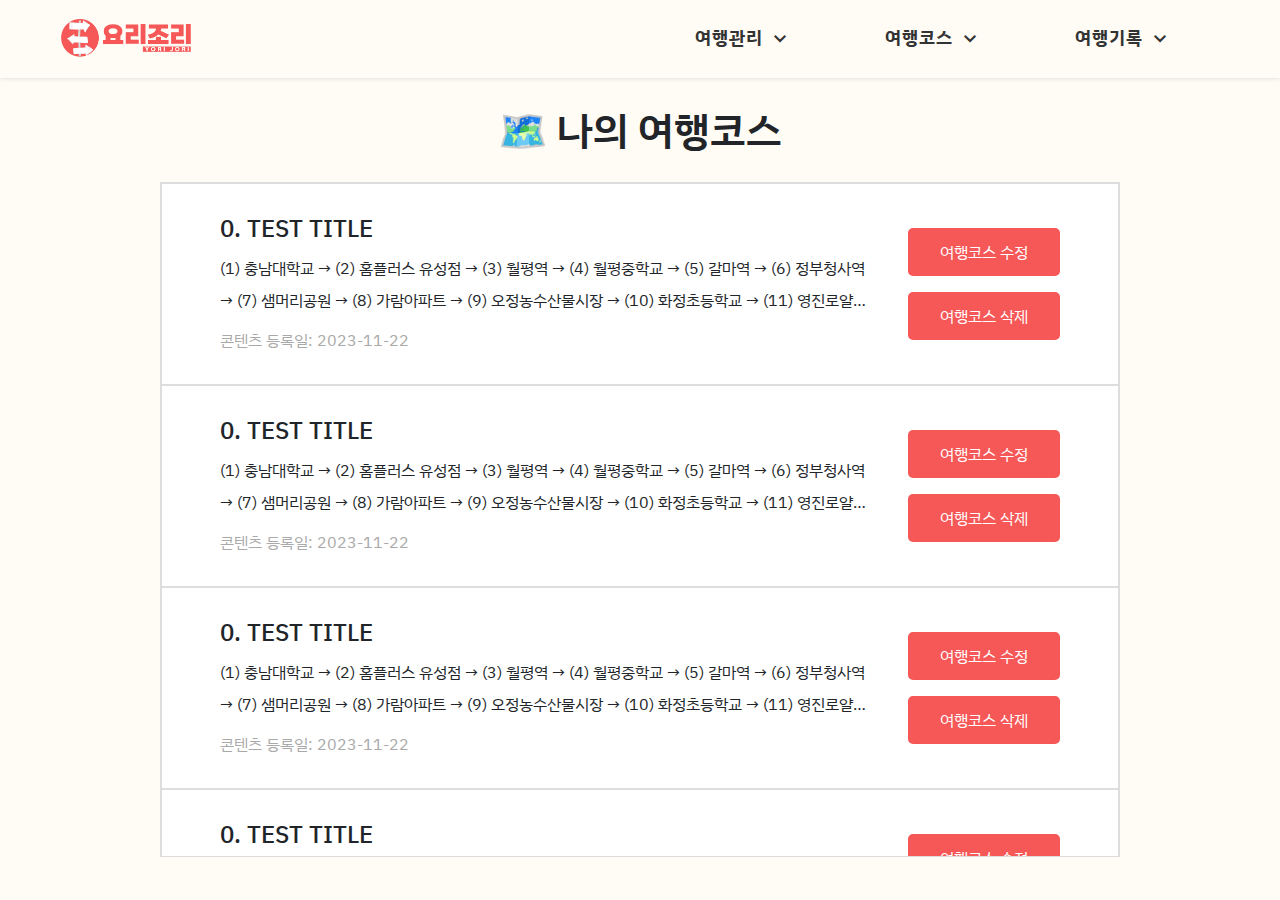
<file: course/course.html>
<!DOCTYPE html>
<html lang="ko">
<head>
    <!-- meta -->
    <meta charset="UTF-8">
    <meta name="author" content="202002521 이경빈">
    <meta name="keywords" content="여행, 요리조리, 여행준비, 여행관리, 여행기록, 여행코스, 나의 여행코스, 나의 코스">
    <meta name="viewport" content="width=device-width, initial-scale=1.0">
    <title>요리조리 | 나의 여행코스</title>
    
    <!-- Google Fonts -->
    <link rel="preconnect" href="https://fonts.googleapis.com">
    <link rel="preconnect" href="https://fonts.gstatic.com" crossorigin>
    <link href="https://fonts.googleapis.com/css2?family=IBM+Plex+Sans+KR:wght@100;200;300;400;500;600;700&family=Nanum+Gothic:wght@400;700;800&display=swap" rel="stylesheet">

    <!-- stylesheet -->
    <link href="https://cdn.jsdelivr.net/npm/bootstrap@5.3.1/dist/css/bootstrap.min.css" rel="stylesheet">
    <link rel="stylesheet" href="../global.css">
    <link rel="stylesheet" href="../src/opensource_3.css">
    <link rel="stylesheet" href="course_stylesheet.css">

    <!-- Google Icon -->
    <link rel="stylesheet" href="https://fonts.googleapis.com/css2?family=Material+Symbols+Outlined:opsz,wght,FILL,GRAD@24,400,0,0">
    <link rel="stylesheet" href="https://fonts.googleapis.com/css2?family=Material+Symbols+Outlined:opsz,wght,FILL,GRAD@20..48,100..700,0..1,-50..200" />

    <!-- script -->
    <script src="https://ajax.googleapis.com/ajax/libs/jquery/3.7.1/jquery.min.js"></script>
    <script src="https://cdn.jsdelivr.net/npm/bootstrap@5.3.1/dist/js/bootstrap.bundle.min.js"></script>
    <script src="../global.js"></script>
    <script src="../src/opensource_3.js"></script>
    <script src="course_script.js"></script>
</head>
<body>
    <!-- loading -->
    <div id="loadingPage" class="loading-page">
        <div class="loading-spinner"></div>
    </div>

    <!-- Oepn Source #3. Drop-down nav / License: (src/opensource_3.css) 1 lines -->
    <custom-nav></custom-nav>



    <!-- Heading -->
    <h1>🗺️ 나의 여행코스</h1>



    <!-- Result -->
    <div id="course-result">
        <!-- 
        !   미구현된 기능 (주요기능)
        !   세션에 저장된 정보를 읽은 후 화면에 출력합니다.  
        -->
        <form class="result-wrapper" id="search-result-001">
            <div class="result-info-wrapper">
                <p class="result-title">0. TEST TITLE</p>
                <p class="result-details">(1) 충남대학교 → (2) 홈플러스 유성점 → (3) 월평역 → (4) 월평중학교 → (5) 갈마역 → (6) 정부청사역 → (7) 샘머리공원 → (8) 가람아파트 → (9) 오정농수산물시장 → (10) 화정초등학교 → (11) 영진로얄아파트 → (12) 럭키스포츠프라자 → (13) 중리시장 → (14) 유원아파트 → (15) 삼정하이츠타운 → (16) 대전지방국세청 → (17) 보람아파트 → (18) 그린아파트 → (19) 선비마을입구 → (20) 선비마을3단지</p>
                <p class="result-sub-text">콘텐츠 등록일: 2023-11-22</p>
            </div>
            <div class="result-button-wrapper">
                <button class="scale-button" id="edit-course-btn-001">여행코스 수정</button>
                <button class="scale-button" id="remove-course-btn-001">여행코스 삭제</button>
            </div>
        </form>
        <form class="result-wrapper" id="search-result-002">
            <div class="result-info-wrapper">
                <p class="result-title">0. TEST TITLE</p>
                <p class="result-details">(1) 충남대학교 → (2) 홈플러스 유성점 → (3) 월평역 → (4) 월평중학교 → (5) 갈마역 → (6) 정부청사역 → (7) 샘머리공원 → (8) 가람아파트 → (9) 오정농수산물시장 → (10) 화정초등학교 → (11) 영진로얄아파트 → (12) 럭키스포츠프라자 → (13) 중리시장 → (14) 유원아파트 → (15) 삼정하이츠타운 → (16) 대전지방국세청 → (17) 보람아파트 → (18) 그린아파트 → (19) 선비마을입구 → (20) 선비마을3단지</p>
                <p class="result-sub-text">콘텐츠 등록일: 2023-11-22</p>
            </div>
            <div class="result-button-wrapper">
                <button class="scale-button" id="edit-course-btn-002">여행코스 수정</button>
                <button class="scale-button" id="remove-course-btn-002">여행코스 삭제</button>
            </div>
        </form>
        <form class="result-wrapper" id="search-result-003">
            <div class="result-info-wrapper">
                <p class="result-title">0. TEST TITLE</p>
                <p class="result-details">(1) 충남대학교 → (2) 홈플러스 유성점 → (3) 월평역 → (4) 월평중학교 → (5) 갈마역 → (6) 정부청사역 → (7) 샘머리공원 → (8) 가람아파트 → (9) 오정농수산물시장 → (10) 화정초등학교 → (11) 영진로얄아파트 → (12) 럭키스포츠프라자 → (13) 중리시장 → (14) 유원아파트 → (15) 삼정하이츠타운 → (16) 대전지방국세청 → (17) 보람아파트 → (18) 그린아파트 → (19) 선비마을입구 → (20) 선비마을3단지</p>
                <p class="result-sub-text">콘텐츠 등록일: 2023-11-22</p>
            </div>
            <div class="result-button-wrapper">
                <button class="scale-button" id="edit-course-btn-003">여행코스 수정</button>
                <button class="scale-button" id="remove-course-btn-003">여행코스 삭제</button>
            </div>
        </form>
        <form class="result-wrapper" id="search-result-004">
            <div class="result-info-wrapper">
                <p class="result-title">0. TEST TITLE</p>
                <p class="result-details">(1) 충남대학교 → (2) 홈플러스 유성점 → (3) 월평역 → (4) 월평중학교 → (5) 갈마역 → (6) 정부청사역 → (7) 샘머리공원 → (8) 가람아파트 → (9) 오정농수산물시장 → (10) 화정초등학교 → (11) 영진로얄아파트 → (12) 럭키스포츠프라자 → (13) 중리시장 → (14) 유원아파트 → (15) 삼정하이츠타운 → (16) 대전지방국세청 → (17) 보람아파트 → (18) 그린아파트 → (19) 선비마을입구 → (20) 선비마을3단지</p>
                <p class="result-sub-text">콘텐츠 등록일: 2023-11-22</p>
            </div>
            <div class="result-button-wrapper">
                <button class="scale-button" id="edit-course-btn-004">여행코스 수정</button>
                <button class="scale-button" id="remove-course-btn-004">여행코스 삭제</button>
            </div>
        </form>
        <form class="result-wrapper" id="search-result-005">
            <div class="result-info-wrapper">
                <p class="result-title">0. TEST TITLE</p>
                <p class="result-details">(1) 충남대학교 → (2) 홈플러스 유성점 → (3) 월평역 → (4) 월평중학교 → (5) 갈마역 → (6) 정부청사역 → (7) 샘머리공원 → (8) 가람아파트 → (9) 오정농수산물시장 → (10) 화정초등학교 → (11) 영진로얄아파트 → (12) 럭키스포츠프라자 → (13) 중리시장 → (14) 유원아파트 → (15) 삼정하이츠타운 → (16) 대전지방국세청 → (17) 보람아파트 → (18) 그린아파트 → (19) 선비마을입구 → (20) 선비마을3단지</p>
                <p class="result-sub-text">콘텐츠 등록일: 2023-11-22</p>
            </div>
            <div class="result-button-wrapper">
                <button class="scale-button" id="edit-course-btn-005">여행코스 수정</button>
                <button class="scale-button" id="remove-course-btn-005">여행코스 삭제</button>
            </div>
        </form>
        <!-- 해당 형식으로 추가됩니다. -->
    </div>



    <!-- Toast Notification -->
    <div id="toast-container"></div>
</body>
</html>
</file>
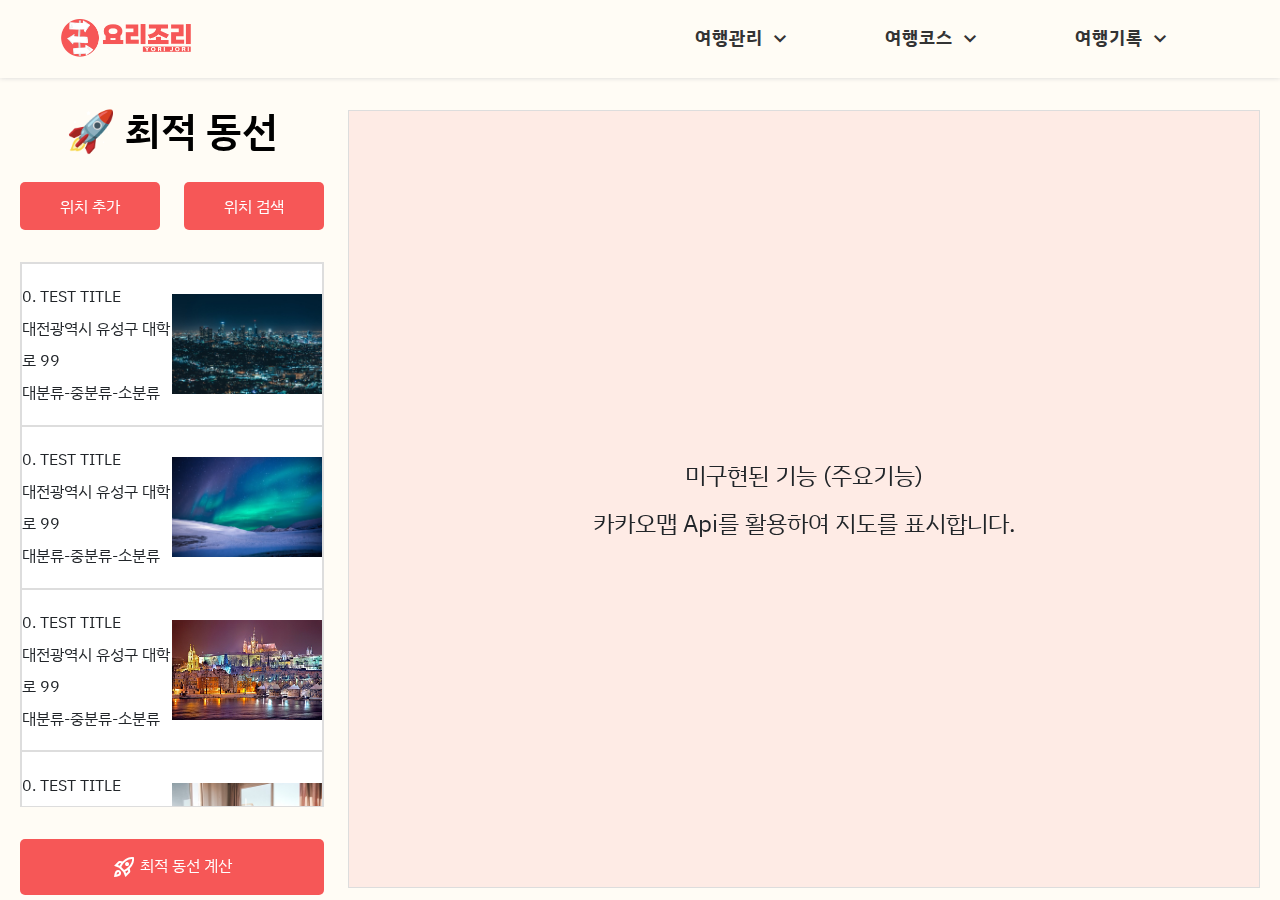
<file: course/optimum.html>
<!DOCTYPE html>
<html lang="ko">
<head>
    <!-- meta -->
    <meta charset="UTF-8">
    <meta name="author" content="202002521 이경빈">
    <meta name="keywords" content="여행, 요리조리, 여행준비, 여행관리, 여행기록, 여행코스, 최적동선">
    <meta name="viewport" content="width=device-width, initial-scale=1.0">
    <title>요리조리 | 최적동선</title>
    
    <!-- Google Fonts -->
    <link rel="preconnect" href="https://fonts.googleapis.com">
    <link rel="preconnect" href="https://fonts.gstatic.com" crossorigin>
    <link href="https://fonts.googleapis.com/css2?family=IBM+Plex+Sans+KR:wght@100;200;300;400;500;600;700&family=Nanum+Gothic:wght@400;700;800&display=swap" rel="stylesheet">

    <!-- stylesheet -->
    <link href="https://cdn.jsdelivr.net/npm/bootstrap@5.3.1/dist/css/bootstrap.min.css" rel="stylesheet">
    <link rel="stylesheet" href="../global.css">
    <link rel="stylesheet" href="../src/opensource_3.css">
    <link rel="stylesheet" href="course_stylesheet.css">

    <!-- Google Icon -->
    <link rel="stylesheet" href="https://fonts.googleapis.com/css2?family=Material+Symbols+Outlined:opsz,wght,FILL,GRAD@24,400,0,0">

    <!-- script -->
    <script src="https://ajax.googleapis.com/ajax/libs/jquery/3.7.1/jquery.min.js"></script>
    <script src="https://cdn.jsdelivr.net/npm/bootstrap@5.3.1/dist/js/bootstrap.bundle.min.js"></script>
    <script src="../global.js"></script>
    <script src="../src/opensource_3.js"></script>
    <script src="course_script.js"></script>
</head>
<body>
    <!-- loading -->
    <div id="loadingPage" class="loading-page">
        <div class="loading-spinner"></div>
    </div>



    <!-- Oepn Source #3. Drop-down nav / License: (src/opensource_3.css) 1 lines -->
    <custom-nav></custom-nav>



    <!-- Contents -->
    <div id="section-wrapper" class="container-fluid">
        <!-- Left section (Function) -->
        <section id="section-left" class="col-lg-3">
            <!-- Heading -->
            <h1 class="heading-left"><a href="./optimum.html">🚀 최적 동선</a></h1>
    
            
            <!-- Button Div -->
            <div class="button-wrapper">
                <button class="scale-button location-button" id="add-location-btn">위치 추가</button>
                <button class="scale-button location-button" id="search-location-btn">위치 검색</button>
            </div>
    
    
            <!-- List -->
            <div class="location-wrapper">
                <div class="location" id="location-001">
                    <div class="result-info-wrapper">
                        <p>0. TEST TITLE</p>
                        <p>대전광역시 유성구 대학로 99</p>
                        <p><span>대분류</span>-<span>중분류</span>-<span>소분류</span></p>
                    </div>
                    <img src="../src/sample/sample1.jpg" width="150px" height="100px">
                </div>
                <div class="location" id="location-002">
                    <div class="result-info-wrapper">
                        <p>0. TEST TITLE</p>
                        <p>대전광역시 유성구 대학로 99</p>
                        <p><span>대분류</span>-<span>중분류</span>-<span>소분류</span></p>
                    </div>
                    <img src="../src/sample/sample2.jpg" width="150px" height="100px">
                </div>
                <div class="location" id="location-003">
                    <div class="result-info-wrapper">
                        <p>0. TEST TITLE</p>
                        <p>대전광역시 유성구 대학로 99</p>
                        <p><span>대분류</span>-<span>중분류</span>-<span>소분류</span></p>
                    </div>
                    <img src="../src/sample/sample3.jpg" width="150px" height="100px">
                </div>
                <div class="location" id="location-004">
                    <div class="result-info-wrapper">
                        <p>0. TEST TITLE</p>
                        <p>대전광역시 유성구 대학로 99</p>
                        <p><span>베니키아</span></p>
                    </div>
                    <img src="../src/sample/sample9.jpg" width="150px" height="100px">
                </div>
                <div class="location" id="location-005">
                    <div class="result-info-wrapper">
                        <p>0. TEST TITLE</p>
                        <p>대전광역시 유성구 대학로 99</p>
                        <p><span>굿스테이</span></p>
                    </div>
                    <img src="../src/sample/sample10.jpg" width="150px" height="100px">
                </div>
            </div>
    
    
            <!-- Single button -->
            <div class="button-wrapper">
                <button class="scale-button" id="cacultate-button"><span class="material-symbols-outlined">rocket_launch</span> 최적 동선 계산</button>
            </div>
        </section>
    
    
        <!-- Right section (Map) -->
        <section id="section-right" class="col-lg-9 UI-TEST">
            <p>미구현된 기능 (주요기능)</p>
            <p>카카오맵 Api를 활용하여 지도를 표시합니다.</p>
        </section>
    </div>


    <!-- Modal-1 -->
    <div class="modal" id="modal">
        <div class="modal-content">
            <p class="modal-title">나의 여행지 추가하기</p>
            <!-- 
            !   미구현된 기능 (주요기능)
            !   tourApi를 활용하여 지역 정보를 불러오고, DOM을 이용해 동적으로 추가합니다.   
            -->
            <div class="travel-wrapper">
                <form class="result-wrapper" id="travel-location-001">
                    <img src="../src/sample/sample1.jpg" width="150px" height="100px">
                    <div class="result-info-wrapper">
                        <p>0. TEST TITLE</p>
                        <p>대전광역시 유성구 대학로 99</p>
                        <p><span>대분류</span>-<span>중분류</span>-<span>소분류</span></p>
                    </div>
                    <div class="result-info-wrapper">
                        <p>콘텐츠 등록일: 2023-11-20</p>
                        <p>콘텐츠 수정일: 2023-11-20</p>
                        <p>📞 010-XXXX-XXXX</p>
                    </div>
                    <button class="scale-button" id="add-location-btn-001">위치 추가</button>
                </form>
                <form class="result-wrapper" id="travel-location-002">
                    <img src="../src/sample/sample2.jpg" width="150px" height="100px">
                    <div class="result-info-wrapper">
                        <p>0. TEST TITLE</p>
                        <p>대전광역시 유성구 대학로 99</p>
                        <p><span>대분류</span>-<span>중분류</span>-<span>소분류</span></p>
                    </div>
                    <div class="result-info-wrapper">
                        <p>콘텐츠 등록일: 2023-11-20</p>
                        <p>콘텐츠 수정일: 2023-11-20</p>
                        <p>📞 010-XXXX-XXXX</p>
                    </div>
                    <button class="scale-button" id="add-location-btn-002">위치 추가</button>
                </form>
                <form class="result-wrapper" id="travel-location-003">
                    <img src="../src/sample/sample8.jpg" width="150px" height="100px">
                    <div class="result-info-wrapper">
                        <p>0. TEST TITLE</p>
                        <p>대전광역시 유성구 대학로 99</p>
                        <p><span>한옥</span></p>
                    </div>
                    <div class="result-info-wrapper">
                        <p>콘텐츠 등록일: 2023-11-20</p>
                        <p>콘텐츠 수정일: 2023-11-20</p>
                        <p>📞 010-XXXX-XXXX</p>
                    </div>
                    <button class="scale-button" id="add-location-btn-003">위치 추가</button>
                </form>
                <form class="result-wrapper" id="travel-location-004">
                    <img src="../src/sample/sample9.jpg" width="150px" height="100px">
                    <div class="result-info-wrapper">
                        <p>0. TEST TITLE</p>
                        <p>대전광역시 유성구 대학로 99</p>
                        <p><span>베니키아</span></p>
                    </div>
                    <div class="result-info-wrapper">
                        <p>콘텐츠 등록일: 2023-11-20</p>
                        <p>콘텐츠 수정일: 2023-11-20</p>
                        <p>📞 010-XXXX-XXXX</p>
                    </div>
                    <button class="scale-button" id="add-location-btn-004">위치 추가</button>
                </form>
                <form class="result-wrapper" id="travel-location-005">
                    <img src="../src/sample/sample10.jpg" width="150px" height="100px">
                    <div class="result-info-wrapper">
                        <p>0. TEST TITLE</p>
                        <p>대전광역시 유성구 대학로 99</p>
                        <p><span>굿스테이</span></p>
                    </div>
                    <div class="result-info-wrapper">
                        <p>콘텐츠 등록일: 2023-11-20</p>
                        <p>콘텐츠 수정일: 2023-11-20</p>
                        <p>📞 010-XXXX-XXXX</p>
                    </div>
                    <button class="scale-button" id="add-location-btn-005">위치 추가</button>
                </form>
                <!-- 해당 형식으로 추가됩니다. -->
            </div>
        </div>
    </div>



    <!-- Modal-2 -->
    <div class="modal" id="modal-2">
        <div class="modal-content">
            <p class="modal-title">장소 검색하기</p>
            <!-- 
            !   미구현된 기능 (주요기능)
            !   tourApi를 활용하여 지역 정보를 불러오고, DOM을 이용해 동적으로 추가합니다.   
            -->
            <form class="search-input">
                <input type="text" id="search-input" name="search-input_">
                <button class="scale-button" id="search-btn" title="검색하기"><span class="material-symbols-outlined">search</span></button>
            </form>
            <div class="search-wrapper" id="search-result">
                <form class="search-result-wrapper" id="searched-location-001">
                    <img src="../src/sample/sample1.jpg" width="150px" height="100px">
                    <div class="result-info-wrapper">
                        <p>0. TEST TITLE</p>
                        <p>대전광역시 유성구 대학로 99</p>
                        <p><span>대분류</span>-<span>중분류</span>-<span>소분류</span></p>
                    </div>
                    <div class="result-info-wrapper">
                        <p>콘텐츠 등록일: 2023-11-20</p>
                        <p>콘텐츠 수정일: 2023-11-20</p>
                        <p>📞 010-XXXX-XXXX</p>
                    </div>
                    <button class="scale-button" id="add-searched-location-btn-001">위치 추가</button>
                </form>
                <form class="search-result-wrapper" id="searched-location-002">
                    <img src="../src/sample/sample2.jpg" width="150px" height="100px">
                    <div class="result-info-wrapper">
                        <p>0. TEST TITLE</p>
                        <p>대전광역시 유성구 대학로 99</p>
                        <p><span>대분류</span>-<span>중분류</span>-<span>소분류</span></p>
                    </div>
                    <div class="result-info-wrapper">
                        <p>콘텐츠 등록일: 2023-11-20</p>
                        <p>콘텐츠 수정일: 2023-11-20</p>
                        <p>📞 010-XXXX-XXXX</p>
                    </div>
                    <button class="scale-button" id="add-searched-location-btn-002">위치 추가</button>
                </form>
                <form class="search-result-wrapper" id="searched-location-003">
                    <img src="../src/sample/sample8.jpg" width="150px" height="100px">
                    <div class="result-info-wrapper">
                        <p>0. TEST TITLE</p>
                        <p>대전광역시 유성구 대학로 99</p>
                        <p><span>한옥</span></p>
                    </div>
                    <div class="result-info-wrapper">
                        <p>콘텐츠 등록일: 2023-11-20</p>
                        <p>콘텐츠 수정일: 2023-11-20</p>
                        <p>📞 010-XXXX-XXXX</p>
                    </div>
                    <button class="scale-button" id="add-searched-location-btn-003">위치 추가</button>
                </form>
                <form class="search-result-wrapper" id="searched-location-004">
                    <img src="../src/sample/sample9.jpg" width="150px" height="100px">
                    <div class="result-info-wrapper">
                        <p>0. TEST TITLE</p>
                        <p>대전광역시 유성구 대학로 99</p>
                        <p><span>베니키아</span></p>
                    </div>
                    <div class="result-info-wrapper">
                        <p>콘텐츠 등록일: 2023-11-20</p>
                        <p>콘텐츠 수정일: 2023-11-20</p>
                        <p>📞 010-XXXX-XXXX</p>
                    </div>
                    <button class="scale-button" id="add-searched-location-btn-004">위치 추가</button>
                </form>
                <form class="search-result-wrapper" id="searched-location-005">
                    <img src="../src/sample/sample10.jpg" width="150px" height="100px">
                    <div class="result-info-wrapper">
                        <p>0. TEST TITLE</p>
                        <p>대전광역시 유성구 대학로 99</p>
                        <p><span>굿스테이</span></p>
                    </div>
                    <div class="result-info-wrapper">
                        <p>콘텐츠 등록일: 2023-11-20</p>
                        <p>콘텐츠 수정일: 2023-11-20</p>
                        <p>📞 010-XXXX-XXXX</p>
                    </div>
                    <button class="scale-button" id="add-searched-location-btn-005">위치 추가</button>
                </form>
                <!-- 해당 형식으로 추가됩니다. -->
            </div>
        </div>
    </div>



    <!-- Toast Notification -->
    <div id="toast-container"></div>
</body>
</html>
</file>
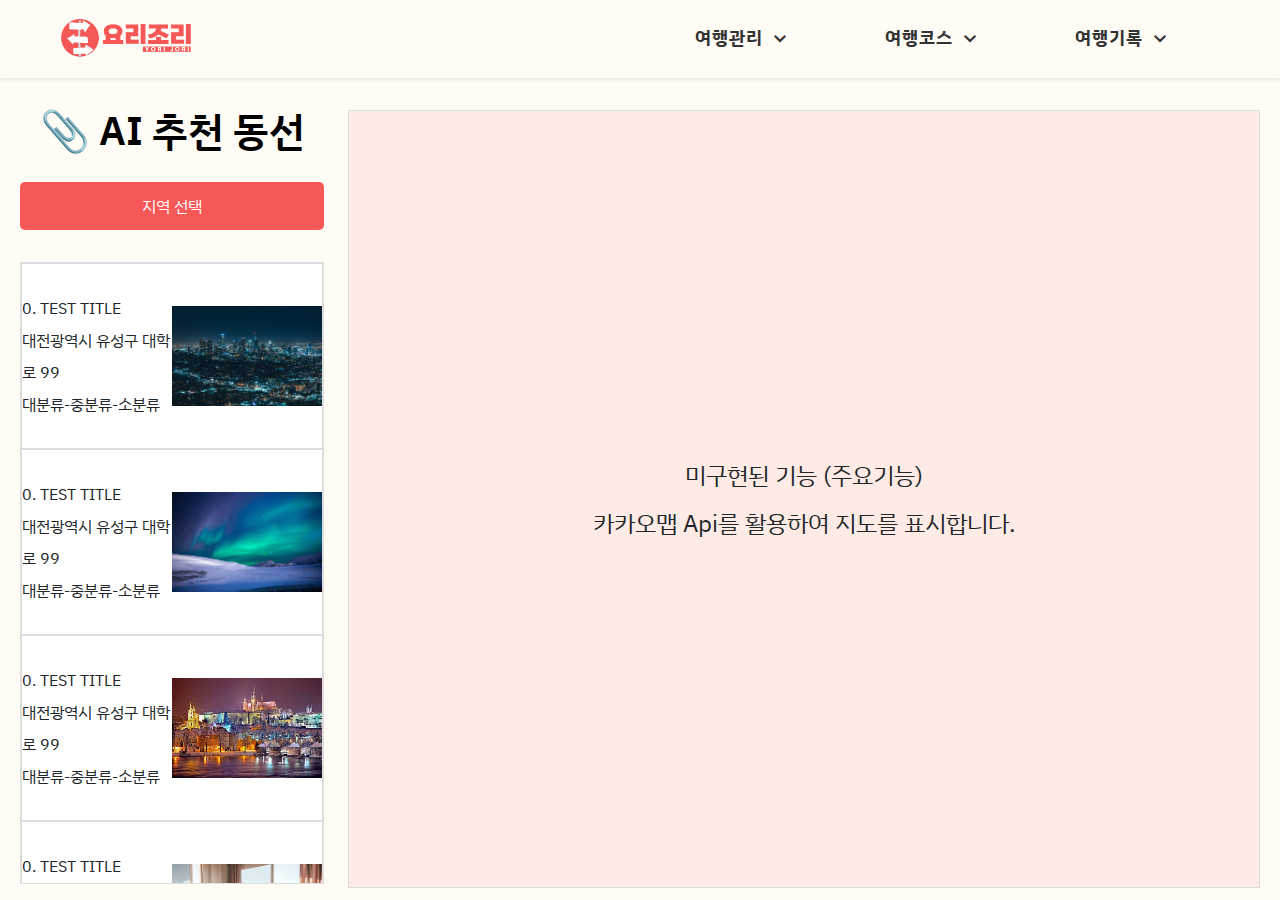
<file: course/recommendation.html>
<!DOCTYPE html>
<html lang="ko">
<head>
    <!-- meta -->
    <meta charset="UTF-8">
    <meta name="author" content="202002521 이경빈">
    <meta name="keywords" content="여행, 요리조리, 여행준비, 여행관리, 여행기록, 여행코스, 추천동선, AI, AI추천, AI동선">
    <meta name="viewport" content="width=device-width, initial-scale=1.0">
    <title>요리조리 | AI 추천동선</title>
    
    <!-- Google Fonts -->
    <link rel="preconnect" href="https://fonts.googleapis.com">
    <link rel="preconnect" href="https://fonts.gstatic.com" crossorigin>
    <link href="https://fonts.googleapis.com/css2?family=IBM+Plex+Sans+KR:wght@100;200;300;400;500;600;700&family=Nanum+Gothic:wght@400;700;800&display=swap" rel="stylesheet">

    <!-- stylesheet -->
    <link href="https://cdn.jsdelivr.net/npm/bootstrap@5.3.1/dist/css/bootstrap.min.css" rel="stylesheet">
    <link rel="stylesheet" href="../global.css">
    <link rel="stylesheet" href="../src/opensource_3.css">
    <link rel="stylesheet" href="course_stylesheet.css">

    <!-- Google Icon -->
    <link rel="stylesheet" href="https://fonts.googleapis.com/css2?family=Material+Symbols+Outlined:opsz,wght,FILL,GRAD@24,400,0,0">
    <link rel="stylesheet" href="https://fonts.googleapis.com/css2?family=Material+Symbols+Outlined:opsz,wght,FILL,GRAD@20..48,100..700,0..1,-50..200" />

    <!-- script -->
    <script src="https://ajax.googleapis.com/ajax/libs/jquery/3.7.1/jquery.min.js"></script>
    <script src="https://cdn.jsdelivr.net/npm/bootstrap@5.3.1/dist/js/bootstrap.bundle.min.js"></script>
    <script src="../global.js"></script>
    <script src="../src/opensource_3.js"></script>
    <script src="course_script.js"></script>
</head>
<body>
    <!-- loading -->
    <div id="loadingPage" class="loading-page">
        <div class="loading-spinner"></div>
    </div>

    <!-- Oepn Source #3. Drop-down nav / License: (src/opensource_3.css) 1 lines -->
    <custom-nav></custom-nav>



    <!-- Contents -->
    <div id="section-wrapper" class="container-fluid">
        <!-- Left section (Function) -->
        <section id="section-left" class="col-lg-3">
            <!-- Heading -->
            <h1 class="heading-left"><a href="./recommendation.html">📎 AI 추천 동선</a></h1>
    
            
            <!-- Single button -->
            <div class="button-wrapper">
                <button class="scale-button" id="set-location-btn">지역 선택</button>
            </div>
    
    
            <!-- List -->
            <div class="ai-location-wrapper">
                <div class="location" id="location-001">
                    <div class="result-info-wrapper">
                        <p>0. TEST TITLE</p>
                        <p>대전광역시 유성구 대학로 99</p>
                        <p><span>대분류</span>-<span>중분류</span>-<span>소분류</span></p>
                    </div>
                    <img src="../src/sample/sample1.jpg" width="150px" height="100px">
                </div>
                <div class="location" id="location-002">
                    <div class="result-info-wrapper">
                        <p>0. TEST TITLE</p>
                        <p>대전광역시 유성구 대학로 99</p>
                        <p><span>대분류</span>-<span>중분류</span>-<span>소분류</span></p>
                    </div>
                    <img src="../src/sample/sample2.jpg" width="150px" height="100px">
                </div>
                <div class="location" id="location-003">
                    <div class="result-info-wrapper">
                        <p>0. TEST TITLE</p>
                        <p>대전광역시 유성구 대학로 99</p>
                        <p><span>대분류</span>-<span>중분류</span>-<span>소분류</span></p>
                    </div>
                    <img src="../src/sample/sample3.jpg" width="150px" height="100px">
                </div>
                <div class="location" id="location-004">
                    <div class="result-info-wrapper">
                        <p>0. TEST TITLE</p>
                        <p>대전광역시 유성구 대학로 99</p>
                        <p><span>베니키아</span></p>
                    </div>
                    <img src="../src/sample/sample9.jpg" width="150px" height="100px">
                </div>
                <div class="location" id="location-005">
                    <div class="result-info-wrapper">
                        <p>0. TEST TITLE</p>
                        <p>대전광역시 유성구 대학로 99</p>
                        <p><span>굿스테이</span></p>
                    </div>
                    <img src="../src/sample/sample10.jpg" width="150px" height="100px">
                </div>
            </div>
        </section>
    
    
        <!-- Right section (Map) -->
        <section id="section-right" class="col-lg-9 UI-TEST">
            <p>미구현된 기능 (주요기능)</p>
            <p>카카오맵 Api를 활용하여 지도를 표시합니다.</p>
        </section>
    </div>


    <!-- Modal -->
    <div class="modal" id="modal">
        <div class="modal-content">
            <p class="modal-title">검색 지역 설정</p>
            <!-- 
            !   미구현된 기능 (주요기능)
            !   tourApi를 활용하여 지역 정보를 불러오고, DOM을 이용해 동적으로 추가합니다.   
            -->
            <div class="modal-location-wrapper">
                <div class="modal-location-select">
                    <p class="modal-sub-title" id="provinceTitle">광역시/도</p>
                    <div class="radio-buttons province-wrapper">
                        <label class="radio-button">
                            <input type="radio" name="province_" value="option1">
                            <span>광역시/도 1</span>
                        </label>
                        <label class="radio-button">
                            <input type="radio" name="province_" value="option2">
                            <span>광역시/도 2</span>
                        </label>
                        <label class="radio-button">
                            <input type="radio" name="province_" value="option3">
                            <span>광역시/도 3</span>
                        </label>
                        <label class="radio-button">
                            <input type="radio" name="province_" value="option4">
                            <span>광역시/도 4</span>
                        </label>
                        <!-- 해당 형식으로 추가됩니다. -->
                    </div>
                </div>
                <div class="modal-location-select">
                    <p class="modal-sub-title" id="cityDistrictTitle">시/군/구</p>
                    <div class="radio-buttons district-wrapper">
                        <label class="radio-button">
                            <input type="radio" name="district_" value="option1">
                            <span>시/군/구 1</span>
                        </label>
                        <label class="radio-button">
                            <input type="radio" name="district_" value="option2">
                            <span>시/군/구 2</span>
                        </label>
                        <label class="radio-button">
                            <input type="radio" name="district_" value="option3">
                            <span>시/군/구 3</span>
                        </label>
                        <!-- 해당 형식으로 추가됩니다. -->
                    </div>
                </div>
            </div>

            <div class="modal-button-wrapper">
                <button class="scale-button" id="ai-calculate-btn"><span class="material-symbols-outlined">smart_toy</span> 최적 동선 계산</button>
            </div>
        </div>
    </div>



    <!-- Toast Notification -->
    <div id="toast-container"></div>
</body>
</html>
</file>
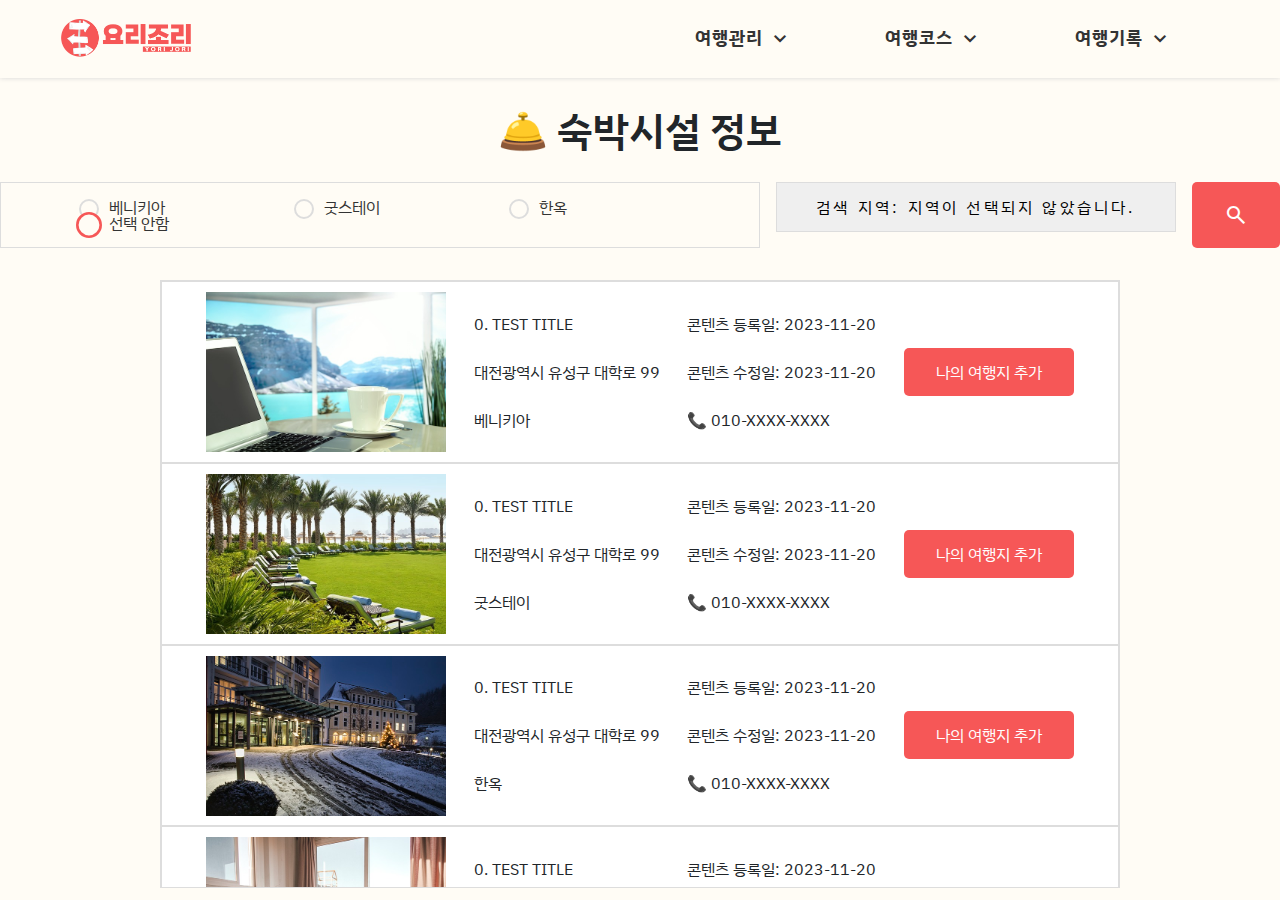
<file: management/accommodation.html>
<!DOCTYPE html>
<html lang="ko">
<head>
    <!-- meta -->
    <meta charset="UTF-8">
    <meta name="author" content="202002521 이경빈">
    <meta name="keywords" content="여행, 요리조리, 여행준비, 여행관리, 여행기록, 여행코스, 숙박시설 정보, 숙소 정보, 숙소, 숙박시설">
    <meta name="viewport" content="width=device-width, initial-scale=1.0">
    <title>요리조리 | 숙박시설 정보</title>
    
    <!-- Google Fonts -->
    <link rel="preconnect" href="https://fonts.googleapis.com">
    <link rel="preconnect" href="https://fonts.gstatic.com" crossorigin>
    <link href="https://fonts.googleapis.com/css2?family=IBM+Plex+Sans+KR:wght@100;200;300;400;500;600;700&family=Nanum+Gothic:wght@400;700;800&display=swap" rel="stylesheet">

    <!-- stylesheet -->
    <link href="https://cdn.jsdelivr.net/npm/bootstrap@5.3.1/dist/css/bootstrap.min.css" rel="stylesheet">
    <link rel="stylesheet" href="../global.css">
    <link rel="stylesheet" href="../src/opensource_3.css">
    <link rel="stylesheet" href="management_stylesheet.css">

    <!-- Google Icon -->
    <link rel="stylesheet" href="https://fonts.googleapis.com/css2?family=Material+Symbols+Outlined:opsz,wght,FILL,GRAD@24,400,0,0">
    <link rel="stylesheet" href="https://fonts.googleapis.com/css2?family=Material+Symbols+Outlined:opsz,wght,FILL,GRAD@20..48,100..700,0..1,-50..200" />

    <!-- script -->
    <script src="https://ajax.googleapis.com/ajax/libs/jquery/3.7.1/jquery.min.js"></script>
    <script src="https://cdn.jsdelivr.net/npm/bootstrap@5.3.1/dist/js/bootstrap.bundle.min.js"></script>
    <script src="../global.js"></script>
    <script src="../src/opensource_3.js"></script>
    <script src="management_script.js"></script>
</head>
<body>
    <!-- loading -->
    <div id="loadingPage" class="loading-page">
        <div class="loading-spinner"></div>
    </div>



    <!-- Oepn Source #3. Drop-down nav / License: (src/opensource_3.css) 1 lines -->
    <custom-nav></custom-nav>



    <!-- Heading -->
    <h1>🛎️ 숙박시설 정보</h1>



    <!-- Search -->
    <form id="accommodation-form">
        <div class="form-div" title="콘텐츠 타입을 선택해주세요! 희망하는 타입이 없다면, 선택 안함을 체크해주세요!">
            <label class="custom-radio">
                <input type="radio" name="type_" value="benikea">
                <span class="radio-btn"></span>
                베니키아
            </label>
            <label class="custom-radio">
                <input type="radio" name="type_" value="goodstay">
                <span class="radio-btn"></span>
                굿스테이
            </label>
            <label class="custom-radio">
                <input type="radio" name="type_" value="hanok">
                <span class="radio-btn"></span>
                한옥
            </label>
            <label class="custom-radio">
                <input type="radio" name="type_" value="none" checked>
                <span class="radio-btn"></span>
                선택 안함
            </label>
        </div>
        <div class="form-div" id="location-btn" title="검색 지역을 선택해주세요! 클릭하면 지역을 선택할 수 있습니다.">
            <button>검색 지역: 지역이 선택되지 않았습니다.</button>
        </div>
        <button class="scale-button" id="accommodation-search-btn" title="검색하기"><span class="material-symbols-outlined">search</span></button>
    </form>



    <!-- Modal -->
    <div class="modal" id="modal">
        <div class="modal-content">
            <p class="modal-title">검색 지역 설정</p>
            <!-- 
            !   미구현된 기능 (주요기능)
            !   tourApi를 활용하여 지역 정보를 불러오고, DOM을 이용해 동적으로 추가합니다.   
            -->
            <div class="location-wrapper">
                <div class="location-select">
                    <p class="modal-sub-title" id="provinceTitle">광역시/도</p>
                    <div class="radio-buttons province-wrapper">
                        <label class="radio-button">
                            <input type="radio" name="province_" value="option1">
                            <span>광역시/도 1</span>
                        </label>
                        <label class="radio-button">
                            <input type="radio" name="province_" value="option2">
                            <span>광역시/도 2</span>
                        </label>
                        <label class="radio-button">
                            <input type="radio" name="province_" value="option3">
                            <span>광역시/도 3</span>
                        </label>
                        <label class="radio-button">
                            <input type="radio" name="province_" value="option4">
                            <span>광역시/도 4</span>
                        </label>
                        <!-- 해당 형식으로 추가됩니다. -->
                    </div>
                </div>
                <div class="location-select">
                    <p class="modal-sub-title" id="cityDistrictTitle">시/군/구</p>
                    <div class="radio-buttons district-wrapper">
                        <label class="radio-button">
                            <input type="radio" name="district_" value="option1">
                            <span>시/군/구 1</span>
                        </label>
                        <label class="radio-button">
                            <input type="radio" name="district_" value="option2">
                            <span>시/군/구 2</span>
                        </label>
                        <label class="radio-button">
                            <input type="radio" name="district_" value="option3">
                            <span>시/군/구 3</span>
                        </label>
                        <!-- 해당 형식으로 추가됩니다. -->
                    </div>
                </div>
            </div>
        </div>
    </div>



    <!-- Result -->
    <div id="accommodation-result">
        <!-- 
        !   미구현된 기능 (주요기능)
        !   tourApi를 활용하여 선택한 타입과 지역에 맞는 검색 결과를 보여줍니다.  
        -->
        <form class="result-wrapper" id="acc-result-001">
            <img src="../src/sample/sample6.jpg" width="240px" height="160px">
            <div class="result-info-wrapper">
                <p>0. TEST TITLE</p>
                <p>대전광역시 유성구 대학로 99</p>
                <p><span>베니키아</span></p>
            </div>
            <div class="result-info-wrapper">
                <p>콘텐츠 등록일: 2023-11-20</p>
                <p>콘텐츠 수정일: 2023-11-20</p>
                <p>📞 010-XXXX-XXXX</p>
            </div>
            <button class="scale-button" id="add-acc-btn-001">나의 여행지 추가</button>
        </form>
        <form class="result-wrapper" id="acc-result-002">
            <img src="../src/sample/sample7.jpg" width="240px" height="160px">
            <div class="result-info-wrapper">
                <p>0. TEST TITLE</p>
                <p>대전광역시 유성구 대학로 99</p>
                <p><span>굿스테이</span></p>
            </div>
            <div class="result-info-wrapper">
                <p>콘텐츠 등록일: 2023-11-20</p>
                <p>콘텐츠 수정일: 2023-11-20</p>
                <p>📞 010-XXXX-XXXX</p>
            </div>
            <button class="scale-button" id="add-acc-btn-002">나의 여행지 추가</button>
        </form>
        <form class="result-wrapper" id="acc-result-003">
            <img src="../src/sample/sample8.jpg" width="240px" height="160px">
            <div class="result-info-wrapper">
                <p>0. TEST TITLE</p>
                <p>대전광역시 유성구 대학로 99</p>
                <p><span>한옥</span></p>
            </div>
            <div class="result-info-wrapper">
                <p>콘텐츠 등록일: 2023-11-20</p>
                <p>콘텐츠 수정일: 2023-11-20</p>
                <p>📞 010-XXXX-XXXX</p>
            </div>
            <button class="scale-button" id="add-acc-btn-003">나의 여행지 추가</button>
        </form>
        <form class="result-wrapper" id="acc-result-004">
            <img src="../src/sample/sample9.jpg" width="240px" height="160px">
            <div class="result-info-wrapper">
                <p>0. TEST TITLE</p>
                <p>대전광역시 유성구 대학로 99</p>
                <p><span>베니키아</span></p>
            </div>
            <div class="result-info-wrapper">
                <p>콘텐츠 등록일: 2023-11-20</p>
                <p>콘텐츠 수정일: 2023-11-20</p>
                <p>📞 010-XXXX-XXXX</p>
            </div>
            <button class="scale-button" id="add-acc-btn-004">나의 여행지 추가</button>
        </form>
        <form class="result-wrapper" id="acc-result-005">
            <img src="../src/sample/sample10.jpg" width="240px" height="160px">
            <div class="result-info-wrapper">
                <p>0. TEST TITLE</p>
                <p>대전광역시 유성구 대학로 99</p>
                <p><span>굿스테이</span></p>
            </div>
            <div class="result-info-wrapper">
                <p>콘텐츠 등록일: 2023-11-20</p>
                <p>콘텐츠 수정일: 2023-11-20</p>
                <p>📞 010-XXXX-XXXX</p>
            </div>
            <button class="scale-button" id="add-acc-btn-005">나의 여행지 추가</button>
        </form>
        <!-- 해당 형식으로 추가됩니다. -->
    </div>



    <!-- Toast Notification -->
    <div id="toast-container"></div>
</body>
</html>
</file>
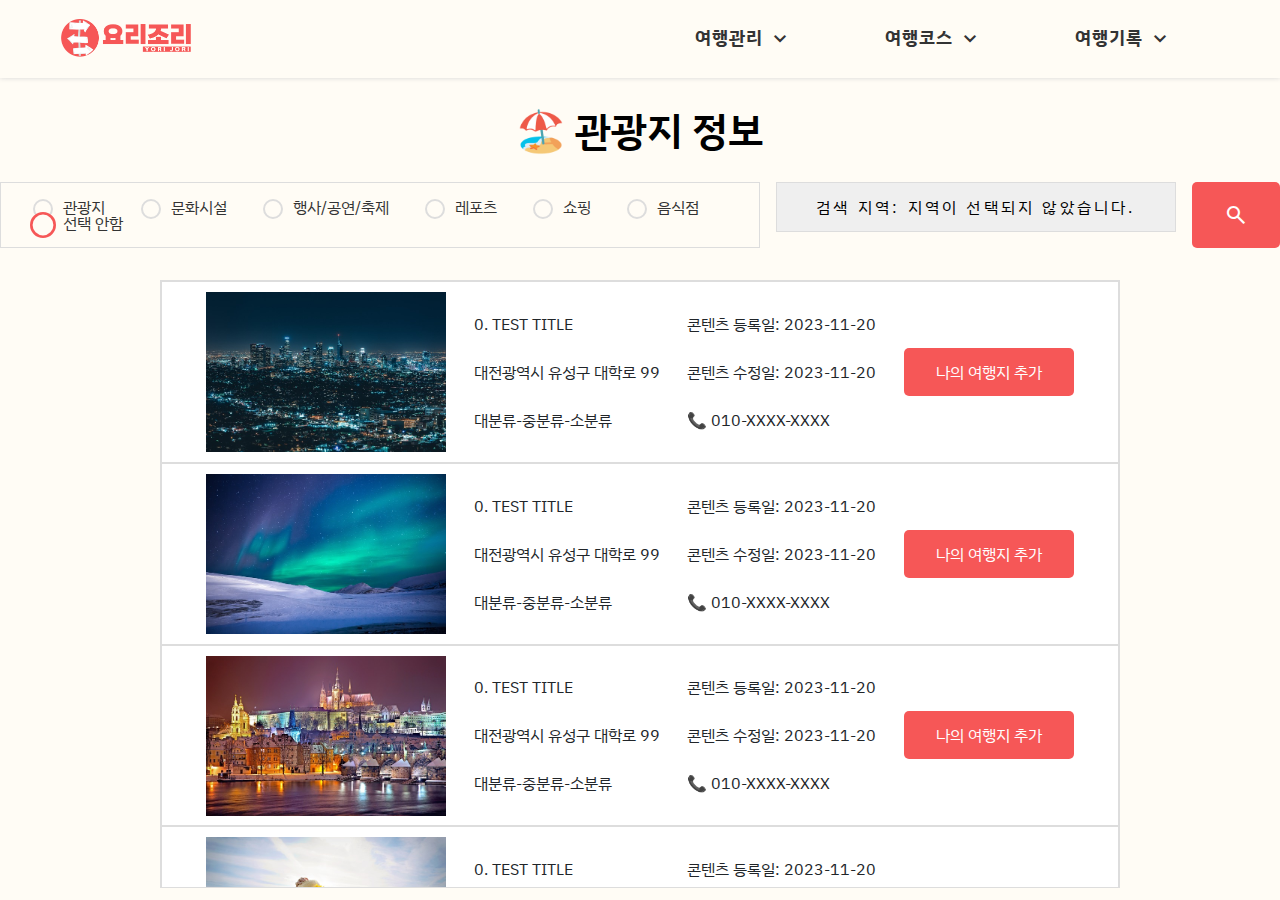
<file: management/attraction.html>
<!DOCTYPE html>
<html lang="ko">
<head>
    <!-- meta -->
    <meta charset="UTF-8">
    <meta name="author" content="202002521 이경빈">
    <meta name="keywords" content="여행, 요리조리, 여행준비, 여행관리, 여행기록, 여행코스, 관광지 정보, 관광지">
    <meta name="viewport" content="width=device-width, initial-scale=1.0">
    <title>요리조리 | 관광지 정보</title>
    
    <!-- Google Fonts -->
    <link rel="preconnect" href="https://fonts.googleapis.com">
    <link rel="preconnect" href="https://fonts.gstatic.com" crossorigin>
    <link href="https://fonts.googleapis.com/css2?family=IBM+Plex+Sans+KR:wght@100;200;300;400;500;600;700&family=Nanum+Gothic:wght@400;700;800&display=swap" rel="stylesheet">

    <!-- stylesheet -->
    <link href="https://cdn.jsdelivr.net/npm/bootstrap@5.3.1/dist/css/bootstrap.min.css" rel="stylesheet">
    <link rel="stylesheet" href="../global.css">
    <link rel="stylesheet" href="../src/opensource_3.css">
    <link rel="stylesheet" href="management_stylesheet.css">

    <!-- Google Icon -->
    <link rel="stylesheet" href="https://fonts.googleapis.com/css2?family=Material+Symbols+Outlined:opsz,wght,FILL,GRAD@24,400,0,0">
    <link rel="stylesheet" href="https://fonts.googleapis.com/css2?family=Material+Symbols+Outlined:opsz,wght,FILL,GRAD@20..48,100..700,0..1,-50..200" />

    <!-- script -->
    <script src="https://ajax.googleapis.com/ajax/libs/jquery/3.7.1/jquery.min.js"></script>
    <script src="https://cdn.jsdelivr.net/npm/bootstrap@5.3.1/dist/js/bootstrap.bundle.min.js"></script>
    <script src="../global.js"></script>
    <script src="../src/opensource_3.js"></script>
    <script src="management_script.js"></script>
</head>
<body>
    <!-- loading -->
    <div class="loading-page">
        <div class="loading-spinner"></div>
    </div>



    <!-- Oepn Source #3. Drop-down nav / License: (src/opensource_3.css) 1 lines -->
    <custom-nav></custom-nav>



    <!-- Heading -->
    <h1><a href="./attraction.html">🏖️ 관광지 정보</a></h1>



    <!-- Search -->
    <form id="attraction-form">
        <div class="form-div" title="콘텐츠 타입을 선택해주세요! 희망하는 타입이 없다면, 선택 안함을 체크해주세요!">
            <label class="custom-radio">
                <input type="radio" name="type_" value="attraction">
                <span class="radio-btn"></span>
                관광지
            </label>
            <label class="custom-radio">
                <input type="radio" name="type_" value="cultural">
                <span class="radio-btn"></span>
                문화시설
            </label>
            <label class="custom-radio">
                <input type="radio" name="type_" value="event">
                <span class="radio-btn"></span>
                행사/공연/축제
            </label>
            <label class="custom-radio">
                <input type="radio" name="type_" value="leisure">
                <span class="radio-btn"></span>
                레포츠
            </label>
            <label class="custom-radio">
                <input type="radio" name="type_" value="shopping">
                <span class="radio-btn"></span>
                쇼핑
            </label>
            <label class="custom-radio">
                <input type="radio" name="type_" value="restaurant">
                <span class="radio-btn"></span>
                음식점
            </label>
            <label class="custom-radio">
                <input type="radio" name="type_" value="none" checked>
                <span class="radio-btn"></span>
                선택 안함
            </label>
        </div>
        <div class="form-div" id="location-btn" title="검색 지역을 선택해주세요! 클릭하면 지역을 선택할 수 있습니다.">
            <button>검색 지역: 지역이 선택되지 않았습니다.</button>
        </div>
        <button class="scale-button" id="attraction-search-btn" title="검색하기"><span class="material-symbols-outlined">search</span></button>
    </form>



    <!-- Modal -->
    <div class="modal" id="modal">
        <div class="modal-content">
            <p class="modal-title">검색 지역 설정</p>
            <!-- 
            !   미구현된 기능 (주요기능)
            !   tourApi를 활용하여 지역 정보를 불러오고, DOM을 이용해 동적으로 추가합니다.   
            -->
            <div class="location-wrapper">
                <div class="location-select">
                    <p class="modal-sub-title" id="provinceTitle">광역시/도</p>
                    <div class="radio-buttons province-wrapper">
                        <label class="radio-button">
                            <input type="radio" name="province_" value="option1">
                            <span>광역시/도 1</span>
                        </label>
                        <label class="radio-button">
                            <input type="radio" name="province_" value="option2">
                            <span>광역시/도 2</span>
                        </label>
                        <label class="radio-button">
                            <input type="radio" name="province_" value="option3">
                            <span>광역시/도 3</span>
                        </label>
                        <label class="radio-button">
                            <input type="radio" name="province_" value="option4">
                            <span>광역시/도 4</span>
                        </label>
                        <!-- 해당 형식으로 추가됩니다. -->
                    </div>
                </div>
                <div class="location-select">
                    <p class="modal-sub-title" id="cityDistrictTitle">시/군/구</p>
                    <div class="radio-buttons district-wrapper">
                        <label class="radio-button">
                            <input type="radio" name="district_" value="option1">
                            <span>시/군/구 1</span>
                        </label>
                        <label class="radio-button">
                            <input type="radio" name="district_" value="option2">
                            <span>시/군/구 2</span>
                        </label>
                        <label class="radio-button">
                            <input type="radio" name="district_" value="option3">
                            <span>시/군/구 3</span>
                        </label>
                        <!-- 해당 형식으로 추가됩니다. -->
                    </div>
                </div>
            </div>
        </div>
    </div>



    <!-- Result -->
    <div id="attraction-result">
        <!-- 
        !   미구현된 기능 (주요기능)
        !   tourApi를 활용하여 선택한 타입과 지역에 맞는 검색 결과를 보여줍니다.  
        -->
        <form class="result-wrapper" id="location-result-001">
            <img src="../src/sample/sample1.jpg" width="240px" height="160px">
            <div class="result-info-wrapper">
                <p>0. TEST TITLE</p>
                <p>대전광역시 유성구 대학로 99</p>
                <p><span>대분류</span>-<span>중분류</span>-<span>소분류</span></p>
            </div>
            <div class="result-info-wrapper">
                <p>콘텐츠 등록일: 2023-11-20</p>
                <p>콘텐츠 수정일: 2023-11-20</p>
                <p>📞 010-XXXX-XXXX</p>
            </div>
            <button class="scale-button" id="add-location-btn-001">나의 여행지 추가</button>
        </form>
        <form class="result-wrapper" id="location-result-002">
            <img src="../src/sample/sample2.jpg" width="240px" height="160px">
            <div class="result-info-wrapper">
                <p>0. TEST TITLE</p>
                <p>대전광역시 유성구 대학로 99</p>
                <p><span>대분류</span>-<span>중분류</span>-<span>소분류</span></p>
            </div>
            <div class="result-info-wrapper">
                <p>콘텐츠 등록일: 2023-11-20</p>
                <p>콘텐츠 수정일: 2023-11-20</p>
                <p>📞 010-XXXX-XXXX</p>
            </div>
            <button class="scale-button" id="add-location-btn-002">나의 여행지 추가</button>
        </form>
        <form class="result-wrapper" id="location-result-003">
            <img src="../src/sample/sample3.jpg" width="240px" height="160px">
            <div class="result-info-wrapper">
                <p>0. TEST TITLE</p>
                <p>대전광역시 유성구 대학로 99</p>
                <p><span>대분류</span>-<span>중분류</span>-<span>소분류</span></p>
            </div>
            <div class="result-info-wrapper">
                <p>콘텐츠 등록일: 2023-11-20</p>
                <p>콘텐츠 수정일: 2023-11-20</p>
                <p>📞 010-XXXX-XXXX</p>
            </div>
            <button class="scale-button" id="add-location-btn-003">나의 여행지 추가</button>
        </form>
        <form class="result-wrapper" id="location-result-004">
            <img src="../src/sample/sample4.jpg" width="240px" height="160px">
            <div class="result-info-wrapper">
                <p>0. TEST TITLE</p>
                <p>대전광역시 유성구 대학로 99</p>
                <p><span>대분류</span>-<span>중분류</span>-<span>소분류</span></p>
            </div>
            <div class="result-info-wrapper">
                <p>콘텐츠 등록일: 2023-11-20</p>
                <p>콘텐츠 수정일: 2023-11-20</p>
                <p>📞 010-XXXX-XXXX</p>
            </div>
            <button class="scale-button" id="add-location-btn-004">나의 여행지 추가</button>
        </form>
        <form class="result-wrapper" id="location-result-005">
            <img src="../src/sample/sample5.jpg" width="240px" height="160px">
            <div class="result-info-wrapper">
                <p>0. TEST TITLE</p>
                <p>대전광역시 유성구 대학로 99</p>
                <p><span>대분류</span>-<span>중분류</span>-<span>소분류</span></p>
            </div>
            <div class="result-info-wrapper">
                <p>콘텐츠 등록일: 2023-11-20</p>
                <p>콘텐츠 수정일: 2023-11-20</p>
                <p>📞 010-XXXX-XXXX</p>
            </div>
            <button class="scale-button" id="add-location-btn-005">나의 여행지 추가</button>
        </form>
        <!-- 해당 형식으로 추가됩니다. -->
    </div>



    <!-- Toast Notification -->
    <div id="toast-container"></div>
</body>
</html>
</file>
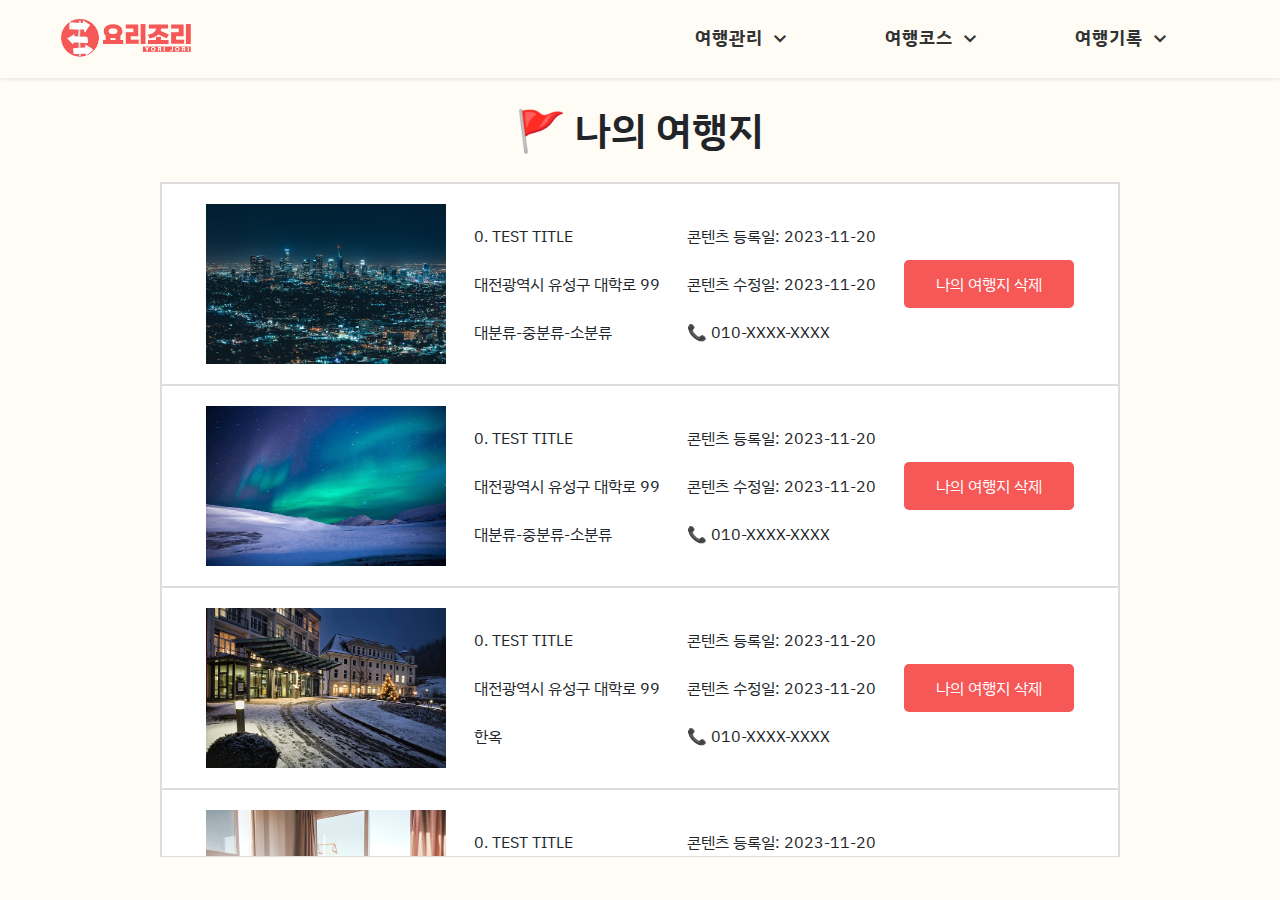
<file: management/travel.html>
<!DOCTYPE html>
<html lang="ko">
<head>
    <!-- meta -->
    <meta charset="UTF-8">
    <meta name="author" content="202002521 이경빈">
    <meta name="keywords" content="여행, 요리조리, 여행준비, 여행관리, 여행기록, 여행코스, 여행지">
    <meta name="viewport" content="width=device-width, initial-scale=1.0">
    <title>요리조리 | 나의 여행지</title>
    
    <!-- Google Fonts -->
    <link rel="preconnect" href="https://fonts.googleapis.com">
    <link rel="preconnect" href="https://fonts.gstatic.com" crossorigin>
    <link href="https://fonts.googleapis.com/css2?family=IBM+Plex+Sans+KR:wght@100;200;300;400;500;600;700&family=Nanum+Gothic:wght@400;700;800&display=swap" rel="stylesheet">

    <!-- stylesheet -->
    <link href="https://cdn.jsdelivr.net/npm/bootstrap@5.3.1/dist/css/bootstrap.min.css" rel="stylesheet">
    <link rel="stylesheet" href="../global.css">
    <link rel="stylesheet" href="../src/opensource_3.css">
    <link rel="stylesheet" href="management_stylesheet.css">

    <!-- Google Icon -->
    <link rel="stylesheet" href="https://fonts.googleapis.com/css2?family=Material+Symbols+Outlined:opsz,wght,FILL,GRAD@24,400,0,0">
    <link rel="stylesheet" href="https://fonts.googleapis.com/css2?family=Material+Symbols+Outlined:opsz,wght,FILL,GRAD@20..48,100..700,0..1,-50..200" />

    <!-- script -->
    <script src="https://ajax.googleapis.com/ajax/libs/jquery/3.7.1/jquery.min.js"></script>
    <script src="https://cdn.jsdelivr.net/npm/bootstrap@5.3.1/dist/js/bootstrap.bundle.min.js"></script>
    <script src="../global.js"></script>
    <script src="../src/opensource_3.js"></script>
    <script src="management_script.js"></script>
</head>
<body>
    <!-- loading -->
    <div id="loadingPage" class="loading-page">
        <div class="loading-spinner"></div>
    </div>


    
    <!-- Oepn Source #3. Drop-down nav / License: (src/opensource_3.css) 1 lines -->
    <custom-nav></custom-nav>



    <!-- Heading -->
    <h1>🚩 나의 여행지</h1>



    <!-- Result -->
    <div id="travel-result">
        <!-- 
        !   미구현된 기능 (주요기능)
        !   세션에 저장된 정보를 읽은 후 화면에 출력합니다.  
        -->
        <form class="result-wrapper" id="search-result-001">
            <img src="../src/sample/sample1.jpg" width="240px" height="160px">
            <div class="result-info-wrapper">
                <p>0. TEST TITLE</p>
                <p>대전광역시 유성구 대학로 99</p>
                <p><span>대분류</span>-<span>중분류</span>-<span>소분류</span></p>
            </div>
            <div class="result-info-wrapper">
                <p>콘텐츠 등록일: 2023-11-20</p>
                <p>콘텐츠 수정일: 2023-11-20</p>
                <p>📞 010-XXXX-XXXX</p>
            </div>
            <button class="scale-button" id="remove-result-btn-001">나의 여행지 삭제</button>
        </form>
        <form class="result-wrapper" id="search-result-002">
            <img src="../src/sample/sample2.jpg" width="240px" height="160px">
            <div class="result-info-wrapper">
                <p>0. TEST TITLE</p>
                <p>대전광역시 유성구 대학로 99</p>
                <p><span>대분류</span>-<span>중분류</span>-<span>소분류</span></p>
            </div>
            <div class="result-info-wrapper">
                <p>콘텐츠 등록일: 2023-11-20</p>
                <p>콘텐츠 수정일: 2023-11-20</p>
                <p>📞 010-XXXX-XXXX</p>
            </div>
            <button class="scale-button" id="remove-result-btn-002">나의 여행지 삭제</button>
        </form>
        <form class="result-wrapper" id="search-result-003">
            <img src="../src/sample/sample8.jpg" width="240px" height="160px">
            <div class="result-info-wrapper">
                <p>0. TEST TITLE</p>
                <p>대전광역시 유성구 대학로 99</p>
                <p><span>한옥</span></p>
            </div>
            <div class="result-info-wrapper">
                <p>콘텐츠 등록일: 2023-11-20</p>
                <p>콘텐츠 수정일: 2023-11-20</p>
                <p>📞 010-XXXX-XXXX</p>
            </div>
            <button class="scale-button" id="remove-result-btn-003">나의 여행지 삭제</button>
        </form>
        <form class="result-wrapper" id="search-result-004">
            <img src="../src/sample/sample9.jpg" width="240px" height="160px">
            <div class="result-info-wrapper">
                <p>0. TEST TITLE</p>
                <p>대전광역시 유성구 대학로 99</p>
                <p><span>베니키아</span></p>
            </div>
            <div class="result-info-wrapper">
                <p>콘텐츠 등록일: 2023-11-20</p>
                <p>콘텐츠 수정일: 2023-11-20</p>
                <p>📞 010-XXXX-XXXX</p>
            </div>
            <button class="scale-button" id="remove-result-btn-004">나의 여행지 삭제</button>
        </form>
        <form class="result-wrapper" id="search-result-005">
            <img src="../src/sample/sample10.jpg" width="240px" height="160px">
            <div class="result-info-wrapper">
                <p>0. TEST TITLE</p>
                <p>대전광역시 유성구 대학로 99</p>
                <p><span>굿스테이</span></p>
            </div>
            <div class="result-info-wrapper">
                <p>콘텐츠 등록일: 2023-11-20</p>
                <p>콘텐츠 수정일: 2023-11-20</p>
                <p>📞 010-XXXX-XXXX</p>
            </div>
            <button class="scale-button" id="remove-result-btn-005">나의 여행지 삭제</button>
        </form>
        <!-- 해당 형식으로 추가됩니다. -->
    </div>



    <!-- Toast Notification -->
    <div id="toast-container"></div>
</body>
</html>
</file>
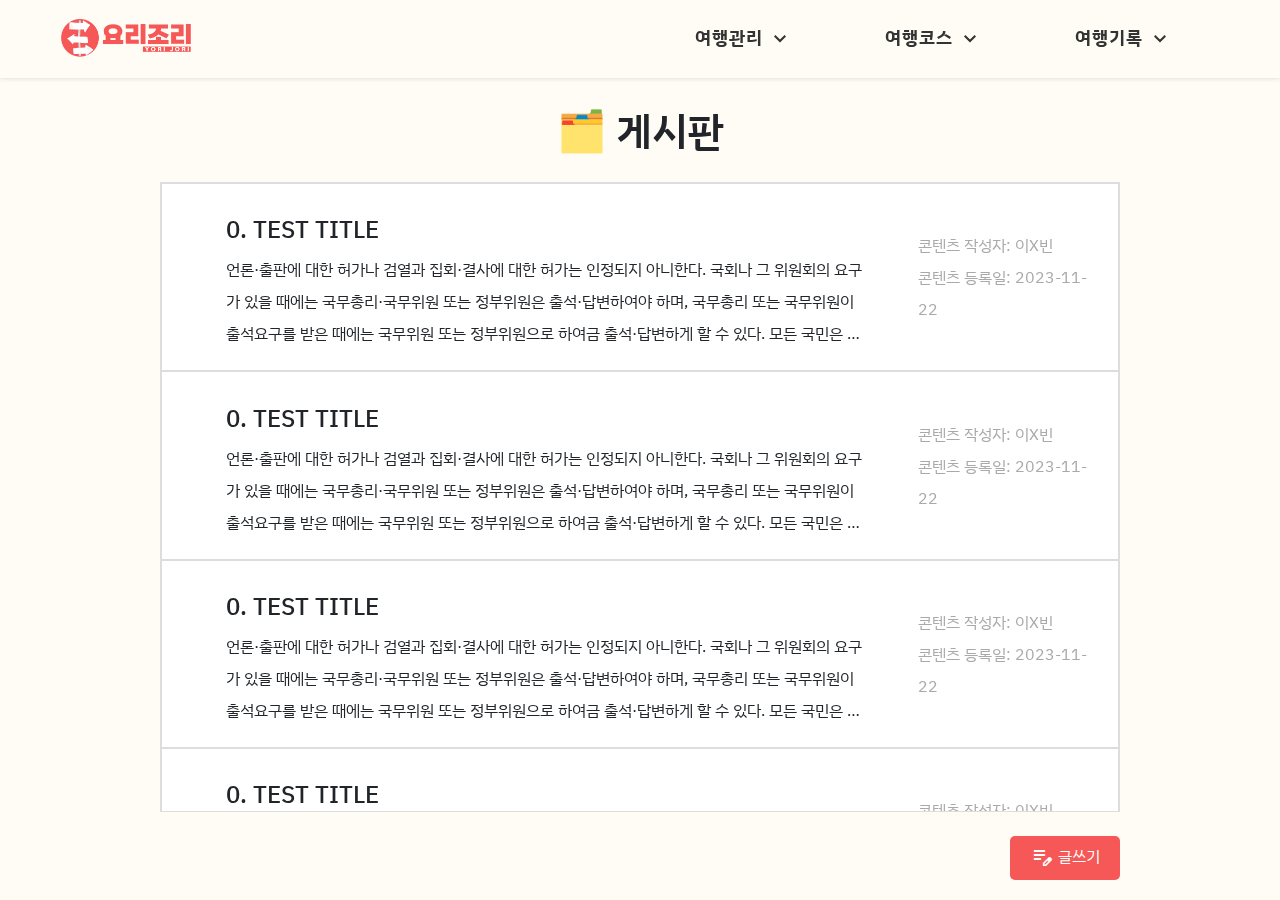
<file: record/board.html>
<!DOCTYPE html>
<html lang="ko">
<head>
    <!-- meta -->
    <meta charset="UTF-8">
    <meta name="author" content="202002521 이경빈">
    <meta name="keywords" content="여행, 요리조리, 여행준비, 여행관리, 여행기록, 여행코스, 게시판">
    <meta name="viewport" content="width=device-width, initial-scale=1.0">
    <title>요리조리 | 게시판</title>
    
    <!-- Google Fonts -->
    <link rel="preconnect" href="https://fonts.googleapis.com">
    <link rel="preconnect" href="https://fonts.gstatic.com" crossorigin>
    <link href="https://fonts.googleapis.com/css2?family=Nanum+Gothic:wght@400;700;800&display=swap" rel="stylesheet">

    <!-- stylesheet -->
    <link href="https://cdn.jsdelivr.net/npm/bootstrap@5.3.1/dist/css/bootstrap.min.css" rel="stylesheet">
    <link rel="stylesheet" href="../global.css">
    <link rel="stylesheet" href="../src/opensource_3.css">
    <link rel="stylesheet" href="record_stylesheet.css">

    <!-- Google Icon -->
    <link rel="stylesheet" href="https://fonts.googleapis.com/css2?family=Material+Symbols+Outlined:opsz,wght,FILL,GRAD@24,400,0,0">
    <link rel="stylesheet" href="https://fonts.googleapis.com/css2?family=Material+Symbols+Outlined:opsz,wght,FILL,GRAD@20..48,100..700,0..1,-50..200" />
    
    <!-- script -->
    <script src="https://ajax.googleapis.com/ajax/libs/jquery/3.7.1/jquery.min.js"></script>
    <script src="https://cdn.jsdelivr.net/npm/bootstrap@5.3.1/dist/js/bootstrap.bundle.min.js"></script>
    <script src="../global.js"></script>
    <script src="../src/opensource_3.js"></script>
    <script src="record_script.js"></script>

    <!-- Summernote -->
    <script src="../src/summernote/summernote-lite.js"></script>
    <script src="../src/summernote/summernote-ko-KR.js"></script>
    <link rel="stylesheet" href="../src/summernote/summernote-lite.css">
</head>
<body>
    <!-- loading -->
    <div id="loadingPage" class="loading-page">
        <div class="loading-spinner"></div>
    </div>

    <!-- Oepn Source #3. Drop-down nav / License: (src/opensource_3.css) 1 lines -->
    <custom-nav></custom-nav>



    <!-- Heading -->
    <h1>🗂️ 게시판</h1>



    <!-- Preview -->
    <div id="article-preview">
        <!-- 
        !   미구현된 기능 (주요기능)
        !   서버에 저장된 게시글 정보를 읽은 후 화면에 출력합니다.  
        -->
        <div class="article-wrapper" id="search-article-001">
            <div class="article-info-wrapper">
                <p class="article-title">0. TEST TITLE</p>
                <p class="article-details">언론·출판에 대한 허가나 검열과 집회·결사에 대한 허가는 인정되지 아니한다. 국회나 그 위원회의 요구가 있을 때에는 국무총리·국무위원 또는 정부위원은 출석·답변하여야 하며, 국무총리 또는 국무위원이 출석요구를 받은 때에는 국무위원 또는 정부위원으로 하여금 출석·답변하게 할 수 있다. 모든 국민은 법 앞에 평등하다. 누구든지 성별·종교 또는 사회적 신분에 의하여 정치적·경제적·사회적·문화적 생활의 모든 영역에 있어서 차별을 받지 아니한다. 국정의 중요한 사항에 관한 대통령의 자문에 응하기 위하여 국가원로로 구성되는 국가원로자문회의를 둘 수 있다. 군인 또는 군무원이 아닌 국민은 대한민국의 영역안에서는 중대한 군사상 기밀·초병·초소·유독음식물공급·포로·군용물에 관한 죄중 법률이 정한 경우와 비상계엄이 선포된 경우를 제외하고는 군사법원의 재판을 받지 아니한다.</p>
            </div>
            <div class="article-sub-info-wrapper">
                <p class="article-sub-text">콘텐츠 작성자: <span>이X빈</span></p>
                <p class="article-sub-text">콘텐츠 등록일: <span>2023-11-22</span></p>
            </div>
        </div>
        <div class="article-wrapper" id="search-article-002">
            <div class="article-info-wrapper">
                <p class="article-title">0. TEST TITLE</p>
                <p class="article-details">언론·출판에 대한 허가나 검열과 집회·결사에 대한 허가는 인정되지 아니한다. 국회나 그 위원회의 요구가 있을 때에는 국무총리·국무위원 또는 정부위원은 출석·답변하여야 하며, 국무총리 또는 국무위원이 출석요구를 받은 때에는 국무위원 또는 정부위원으로 하여금 출석·답변하게 할 수 있다. 모든 국민은 법 앞에 평등하다. 누구든지 성별·종교 또는 사회적 신분에 의하여 정치적·경제적·사회적·문화적 생활의 모든 영역에 있어서 차별을 받지 아니한다. 국정의 중요한 사항에 관한 대통령의 자문에 응하기 위하여 국가원로로 구성되는 국가원로자문회의를 둘 수 있다. 군인 또는 군무원이 아닌 국민은 대한민국의 영역안에서는 중대한 군사상 기밀·초병·초소·유독음식물공급·포로·군용물에 관한 죄중 법률이 정한 경우와 비상계엄이 선포된 경우를 제외하고는 군사법원의 재판을 받지 아니한다.</p>
            </div>
            <div class="article-sub-info-wrapper">
                <p class="article-sub-text">콘텐츠 작성자: <span>이X빈</span></p>
                <p class="article-sub-text">콘텐츠 등록일: <span>2023-11-22</span></p>
            </div>
        </div>
        <div class="article-wrapper" id="search-article-003">
            <div class="article-info-wrapper">
                <p class="article-title">0. TEST TITLE</p>
                <p class="article-details">언론·출판에 대한 허가나 검열과 집회·결사에 대한 허가는 인정되지 아니한다. 국회나 그 위원회의 요구가 있을 때에는 국무총리·국무위원 또는 정부위원은 출석·답변하여야 하며, 국무총리 또는 국무위원이 출석요구를 받은 때에는 국무위원 또는 정부위원으로 하여금 출석·답변하게 할 수 있다. 모든 국민은 법 앞에 평등하다. 누구든지 성별·종교 또는 사회적 신분에 의하여 정치적·경제적·사회적·문화적 생활의 모든 영역에 있어서 차별을 받지 아니한다. 국정의 중요한 사항에 관한 대통령의 자문에 응하기 위하여 국가원로로 구성되는 국가원로자문회의를 둘 수 있다. 군인 또는 군무원이 아닌 국민은 대한민국의 영역안에서는 중대한 군사상 기밀·초병·초소·유독음식물공급·포로·군용물에 관한 죄중 법률이 정한 경우와 비상계엄이 선포된 경우를 제외하고는 군사법원의 재판을 받지 아니한다.</p>
            </div>
            <div class="article-sub-info-wrapper">
                <p class="article-sub-text">콘텐츠 작성자: <span>이X빈</span></p>
                <p class="article-sub-text">콘텐츠 등록일: <span>2023-11-22</span></p>
            </div>
        </div>
        <div class="article-wrapper" id="search-article-004">
            <div class="article-info-wrapper">
                <p class="article-title">0. TEST TITLE</p>
                <p class="article-details">언론·출판에 대한 허가나 검열과 집회·결사에 대한 허가는 인정되지 아니한다. 국회나 그 위원회의 요구가 있을 때에는 국무총리·국무위원 또는 정부위원은 출석·답변하여야 하며, 국무총리 또는 국무위원이 출석요구를 받은 때에는 국무위원 또는 정부위원으로 하여금 출석·답변하게 할 수 있다. 모든 국민은 법 앞에 평등하다. 누구든지 성별·종교 또는 사회적 신분에 의하여 정치적·경제적·사회적·문화적 생활의 모든 영역에 있어서 차별을 받지 아니한다. 국정의 중요한 사항에 관한 대통령의 자문에 응하기 위하여 국가원로로 구성되는 국가원로자문회의를 둘 수 있다. 군인 또는 군무원이 아닌 국민은 대한민국의 영역안에서는 중대한 군사상 기밀·초병·초소·유독음식물공급·포로·군용물에 관한 죄중 법률이 정한 경우와 비상계엄이 선포된 경우를 제외하고는 군사법원의 재판을 받지 아니한다.</p>
            </div>
            <div class="article-sub-info-wrapper">
                <p class="article-sub-text">콘텐츠 작성자: <span>이X빈</span></p>
                <p class="article-sub-text">콘텐츠 등록일: <span>2023-11-22</span></p>
            </div>
        </div>
        <div class="article-wrapper" id="search-article-005">
            <div class="article-info-wrapper">
                <p class="article-title">0. TEST TITLE</p>
                <p class="article-details">언론·출판에 대한 허가나 검열과 집회·결사에 대한 허가는 인정되지 아니한다. 국회나 그 위원회의 요구가 있을 때에는 국무총리·국무위원 또는 정부위원은 출석·답변하여야 하며, 국무총리 또는 국무위원이 출석요구를 받은 때에는 국무위원 또는 정부위원으로 하여금 출석·답변하게 할 수 있다. 모든 국민은 법 앞에 평등하다. 누구든지 성별·종교 또는 사회적 신분에 의하여 정치적·경제적·사회적·문화적 생활의 모든 영역에 있어서 차별을 받지 아니한다. 국정의 중요한 사항에 관한 대통령의 자문에 응하기 위하여 국가원로로 구성되는 국가원로자문회의를 둘 수 있다. 군인 또는 군무원이 아닌 국민은 대한민국의 영역안에서는 중대한 군사상 기밀·초병·초소·유독음식물공급·포로·군용물에 관한 죄중 법률이 정한 경우와 비상계엄이 선포된 경우를 제외하고는 군사법원의 재판을 받지 아니한다.</p>
            </div>
            <div class="article-sub-info-wrapper">
                <p class="article-sub-text">콘텐츠 작성자: <span>이X빈</span></p>
                <p class="article-sub-text">콘텐츠 등록일: <span>2023-11-22</span></p>
            </div>
        </div>
        <!-- 해당 형식으로 추가됩니다. -->
    </div>

    <!-- Single button -->
    <div id="preview-button-wrapper">
        <button class="scale-button" id="write-article-btn"><span class="material-symbols-outlined">edit_note</span> 글쓰기</button>
    </div>



    <!-- Write Article -->
    <div id="article-write">
        <div id="article-write-title">
            <input type="text" id="alticle-titlei-input" name="alticle-title_" placeholder="제목을 입력하세요.">
        </div>
        <form id="article-write-contents" method="post">
            <textarea id="summernote" name="editordata"></textarea>
        </form>
    </div>

    <!-- Button-wrapper -->
    <div id="write-button-wrapper">
        <button class="scale-button" id="to-preview-btn"><span class="material-symbols-outlined">close</span> 취소</button>
        <button class="scale-button" id="add-course-to-article-btn"><span class="material-symbols-outlined">add_location_alt</span> 코스추가</button>
        <button class="scale-button" id="save-article-btn"><span class="material-symbols-outlined">beenhere</span> 저장하기</button>
    </div>

    <!-- Modal -->
    <div class="modal" id="modal">
        <div class="modal-content">
            <p class="modal-title">나의 여행코스 추가하기</p>
            <!-- 
            !   미구현된 기능 (주요기능)
            !   세션에 저장된 여행코스를 불러와 추가합니다.   
            -->
            <div class="course-main-wrapper">
                <form class="course-wrapper" id="my-course-001">
                    <div class="course-info-wrapper">
                        <p class="course-title">0. TEST TITLE</p>
                        <p class="course-details">(1) 충남대학교 → (2) 홈플러스 유성점 → (3) 월평역 → (4) 월평중학교 → (5) 갈마역 → (6) 정부청사역 → (7) 샘머리공원 → (8) 가람아파트 → (9) 오정농수산물시장 → (10) 화정초등학교 → (11) 영진로얄아파트 → (12) 럭키스포츠프라자 → (13) 중리시장 → (14) 유원아파트 → (15) 삼정하이츠타운 → (16) 대전지방국세청 → (17) 보람아파트 → (18) 그린아파트 → (19) 선비마을입구 → (20) 선비마을3단지</p>
                        <p class="course-sub-text">콘텐츠 등록일: 2023-11-22</p>
                    </div>
                    <button class="scale-button" id="add-course-btn-001">위치 추가</button>
                </form>
                <form class="course-wrapper" id="my-course-002">
                    <div class="course-info-wrapper">
                        <p class="course-title">0. TEST TITLE</p>
                        <p class="course-details">(1) 충남대학교 → (2) 홈플러스 유성점 → (3) 월평역 → (4) 월평중학교 → (5) 갈마역 → (6) 정부청사역 → (7) 샘머리공원 → (8) 가람아파트 → (9) 오정농수산물시장 → (10) 화정초등학교 → (11) 영진로얄아파트 → (12) 럭키스포츠프라자 → (13) 중리시장 → (14) 유원아파트 → (15) 삼정하이츠타운 → (16) 대전지방국세청 → (17) 보람아파트 → (18) 그린아파트 → (19) 선비마을입구 → (20) 선비마을3단지</p>
                        <p class="course-sub-text">콘텐츠 등록일: 2023-11-22</p>
                    </div>
                    <button class="scale-button" id="add-course-btn-002">위치 추가</button>
                </form>
                <form class="course-wrapper" id="my-course-003">
                    <div class="course-info-wrapper">
                        <p class="course-title">0. TEST TITLE</p>
                        <p class="course-details">(1) 충남대학교 → (2) 홈플러스 유성점 → (3) 월평역 → (4) 월평중학교 → (5) 갈마역 → (6) 정부청사역 → (7) 샘머리공원 → (8) 가람아파트 → (9) 오정농수산물시장 → (10) 화정초등학교 → (11) 영진로얄아파트 → (12) 럭키스포츠프라자 → (13) 중리시장 → (14) 유원아파트 → (15) 삼정하이츠타운 → (16) 대전지방국세청 → (17) 보람아파트 → (18) 그린아파트 → (19) 선비마을입구 → (20) 선비마을3단지</p>
                        <p class="course-sub-text">콘텐츠 등록일: 2023-11-22</p>
                    </div>
                    <button class="scale-button" id="add-course-btn-003">위치 추가</button>
                </form>
                <form class="course-wrapper" id="my-course-004">
                    <div class="course-info-wrapper">
                        <p class="course-title">0. TEST TITLE</p>
                        <p class="course-details">(1) 충남대학교 → (2) 홈플러스 유성점 → (3) 월평역 → (4) 월평중학교 → (5) 갈마역 → (6) 정부청사역 → (7) 샘머리공원 → (8) 가람아파트 → (9) 오정농수산물시장 → (10) 화정초등학교 → (11) 영진로얄아파트 → (12) 럭키스포츠프라자 → (13) 중리시장 → (14) 유원아파트 → (15) 삼정하이츠타운 → (16) 대전지방국세청 → (17) 보람아파트 → (18) 그린아파트 → (19) 선비마을입구 → (20) 선비마을3단지</p>
                        <p class="course-sub-text">콘텐츠 등록일: 2023-11-22</p>
                    </div>
                    <button class="scale-button" id="add-course-btn-004">위치 추가</button>
                </form>
                <form class="course-wrapper" id="my-course-005">
                    <div class="course-info-wrapper">
                        <p class="course-title">0. TEST TITLE</p>
                        <p class="course-details">(1) 충남대학교 → (2) 홈플러스 유성점 → (3) 월평역 → (4) 월평중학교 → (5) 갈마역 → (6) 정부청사역 → (7) 샘머리공원 → (8) 가람아파트 → (9) 오정농수산물시장 → (10) 화정초등학교 → (11) 영진로얄아파트 → (12) 럭키스포츠프라자 → (13) 중리시장 → (14) 유원아파트 → (15) 삼정하이츠타운 → (16) 대전지방국세청 → (17) 보람아파트 → (18) 그린아파트 → (19) 선비마을입구 → (20) 선비마을3단지</p>
                        <p class="course-sub-text">콘텐츠 등록일: 2023-11-22</p>
                    </div>
                    <button class="scale-button" id="add-course-btn-005">위치 추가</button>
                </form>
                <!-- 해당 형식으로 추가됩니다. -->
            </div>
        </div>
    </div>

    <!-- Modal-2 -->
    <div class="modal" id="modal-2">
        <div class="modal-content">
            <p class="modal-title">글 작성자 정보 입력</p>
            <form id="writer-info-input-wrapper">
                <div>
                    <label for="writer-name">닉네임: </label>
                    <input type="text" id="writer-name" name="writer-name_">
                </div>
                <div>
                    <label for="writer-password">비밀번호: </label>
                    <input type="password" id="writer-password" name="writer-password_">
                </div>
                <div>
                    <label for="writer-password-check">비밀번호 재확인: </label>
                    <input type="password" id="writer-password-check" name="writer-password-check_">
                </div>
            </form>

            <!-- Button-wrapper -->
            <div id="write-modal-button-wrapper">
                <button class="scale-button" id="write-modal-button"><span class="material-symbols-outlined">beenhere</span> 저장하기</button>
            </div>
        </div>
    </div>



    <!-- Detail Article -->
    <div id="article-detail">
        <div id="article-detail-title">
            <p>TEST TITLE</p>
        </div>
        <div id="article-detail-contents">
            <!-- 
            !   미구현된 기능 (주요기능)
            !   서버에 저장된 글을 읽은 후 표시합니다.
            -->
            <p> 공무원의 신분과 정치적 중립성은 법률이 정하는 바에 의하여 보장된다. 국회는 정부의 동의없이 정부가 제출한 지출예산 각항의 금액을 증가하거나 새 비목을 설치할 수 없다. 국회는 국민의 보통·평등·직접·비밀선거에 의하여 선출된 국회의원으로 구성한다. 국회는 국무총리 또는 국무위원의 해임을 대통령에게 건의할 수 있다. 재판의 심리와 판결은 공개한다. 다만, 심리는 국가의 안전보장 또는 안녕질서를 방해하거나 선량한 풍속을 해할 염려가 있을 때에는 법원의 결정으로 공개하지 아니할 수 있다. 법원은 최고법원인 대법원과 각급법원으로 조직된다. 대통령은 제4항과 제5항의 규정에 의하여 확정된 법률을 지체없이 공포하여야 한다. 제5항에 의하여 법률이 확정된 후 또는 제4항에 의한 확정법률이 정부에 이송된 후 5일 이내에 대통령이 공포하지 아니할 때에는 국회의장이 이를 공포한다.</p>
            <p>정당의 설립은 자유이며, 복수정당제는 보장된다. 국방상 또는 국민경제상 긴절한 필요로 인하여 법률이 정하는 경우를 제외하고는, 사영기업을 국유 또는 공유로 이전하거나 그 경영을 통제 또는 관리할 수 없다. 대통령은 국무회의의 의장이 되고, 국무총리는 부의장이 된다. 모든 국민은 인간으로서의 존엄과 가치를 가지며, 행복을 추구할 권리를 가진다. 국가는 개인이 가지는 불가침의 기본적 인권을 확인하고 이를 보장할 의무를 진다. 국가는 농수산물의 수급균형과 유통구조의 개선에 노력하여 가격안정을 도모함으로써 농·어민의 이익을 보호한다. 외국인은 국제법과 조약이 정하는 바에 의하여 그 지위가 보장된다.</p>
            <p>형사피의자 또는 형사피고인으로서 구금되었던 자가 법률이 정하는 불기소처분을 받거나 무죄판결을 받은 때에는 법률이 정하는 바에 의하여 국가에 정당한 보상을 청구할 수 있다. 제안된 헌법개정안은 대통령이 20일 이상의 기간 이를 공고하여야 한다. 모든 국민은 거주·이전의 자유를 가진다. 대통령은 조약을 체결·비준하고, 외교사절을 신임·접수 또는 파견하며, 선전포고와 강화를 한다. 국가는 법률이 정하는 바에 의하여 재외국민을 보호할 의무를 진다. 국회는 국가의 예산안을 심의·확정한다. 모든 국민은 인간다운 생활을 할 권리를 가진다. 모든 국민은 신속한 재판을 받을 권리를 가진다. 형사피고인은 상당한 이유가 없는 한 지체없이 공개재판을 받을 권리를 가진다.</p>
            <p>행정각부의 설치·조직과 직무범위는 법률로 정한다. 대법원장과 대법관이 아닌 법관의 임기는 10년으로 하며, 법률이 정하는 바에 의하여 연임할 수 있다. 의무교육은 무상으로 한다. 모든 국민은 종교의 자유를 가진다. 언론·출판에 대한 허가나 검열과 집회·결사에 대한 허가는 인정되지 아니한다. 군사재판을 관할하기 위하여 특별법원으로서 군사법원을 둘 수 있다. 모든 국민은 자기의 행위가 아닌 친족의 행위로 인하여 불이익한 처우를 받지 아니한다. 군인·군무원·경찰공무원 기타 법률이 정하는 자가 전투·훈련등 직무집행과 관련하여 받은 손해에 대하여는 법률이 정하는 보상외에 국가 또는 공공단체에 공무원의 직무상 불법행위로 인한 배상은 청구할 수 없다.</p>
            <br><p> 제2항과 제3항의 처분에 대하여는 법원에 제소할 수 없다. 대통령의 국법상 행위는 문서로써 하며, 이 문서에는 국무총리와 관계 국무위원이 부서한다. 군사에 관한 것도 또한 같다. 국회의원과 정부는 법률안을 제출할 수 있다. 국가는 청원에 대하여 심사할 의무를 진다. 국가원로자문회의의 조직·직무범위 기타 필요한 사항은 법률로 정한다. 이 헌법시행 당시의 법령과 조약은 이 헌법에 위배되지 아니하는 한 그 효력을 지속한다. 누구든지 병역의무의 이행으로 인하여 불이익한 처우를 받지 아니한다. 공무원은 국민전체에 대한 봉사자이며, 국민에 대하여 책임을 진다. 모든 국민은 법률이 정하는 바에 의하여 국가기관에 문서로 청원할 권리를 가진다.</p>
            <p>헌법재판소에서 법률의 위헌결정, 탄핵의 결정, 정당해산의 결정 또는 헌법소원에 관한 인용결정을 할 때에는 재판관 6인 이상의 찬성이 있어야 한다. 모든 국민은 법률이 정하는 바에 의하여 납세의 의무를 진다. 법률이 정하는 주요방위산업체에 종사하는 근로자의 단체행동권은 법률이 정하는 바에 의하여 이를 제한하거나 인정하지 아니할 수 있다. 헌법재판소 재판관은 정당에 가입하거나 정치에 관여할 수 없다. 대법관의 임기는 6년으로 하며, 법률이 정하는 바에 의하여 연임할 수 있다. 공공필요에 의한 재산권의 수용·사용 또는 제한 및 그에 대한 보상은 법률로써 하되, 정당한 보상을 지급하여야 한다.</p>
            <p>헌법재판소에서 법률의 위헌결정, 탄핵의 결정, 정당해산의 결정 또는 헌법소원에 관한 인용결정을 할 때에는 재판관 6인 이상의 찬성이 있어야 한다. 국회는 국민의 보통·평등·직접·비밀선거에 의하여 선출된 국회의원으로 구성한다. 모든 국민은 법 앞에 평등하다. 누구든지 성별·종교 또는 사회적 신분에 의하여 정치적·경제적·사회적·문화적 생활의 모든 영역에 있어서 차별을 받지 아니한다. 모든 국민은 법률이 정하는 바에 의하여 국가기관에 문서로 청원할 권리를 가진다. 모든 국민은 인간다운 생활을 할 권리를 가진다. 국가는 농수산물의 수급균형과 유통구조의 개선에 노력하여 가격안정을 도모함으로써 농·어민의 이익을 보호한다.</p>
            <p>선거와 국민투표의 공정한 관리 및 정당에 관한 사무를 처리하기 위하여 선거관리위원회를 둔다. 국회는 의장 1인과 부의장 2인을 선출한다. 모든 국민은 직업선택의 자유를 가진다. 국가원로자문회의의 의장은 직전대통령이 된다. 다만, 직전대통령이 없을 때에는 대통령이 지명한다. 대한민국의 영토는 한반도와 그 부속도서로 한다. 대한민국의 국민이 되는 요건은 법률로 정한다. 전직대통령의 신분과 예우에 관하여는 법률로 정한다. 국가는 농업 및 어업을 보호·육성하기 위하여 농·어촌종합개발과 그 지원등 필요한 계획을 수립·시행하여야 한다. 법원은 최고법원인 대법원과 각급법원으로 조직된다.</p>
            <p>모든 국민은 자기의 행위가 아닌 친족의 행위로 인하여 불이익한 처우를 받지 아니한다. 연소자의 근로는 특별한 보호를 받는다. 국회는 의원의 자격을 심사하며, 의원을 징계할 수 있다. 국민경제의 발전을 위한 중요정책의 수립에 관하여 대통령의 자문에 응하기 위하여 국민경제자문회의를 둘 수 있다. 국가는 지역간의 균형있는 발전을 위하여 지역경제를 육성할 의무를 진다. 교육의 자주성·전문성·정치적 중립성 및 대학의 자율성은 법률이 정하는 바에 의하여 보장된다. 한 회계연도를 넘어 계속하여 지출할 필요가 있을 때에는 정부는 연한을 정하여 계속비로서 국회의 의결을 얻어야 한다. 형사피고인은 유죄의 판결이 확정될 때까지는 무죄로 추정된다.</p>
            <br><p> 모든 국민은 능력에 따라 균등하게 교육을 받을 권리를 가진다. 모든 국민은 근로의 의무를 진다. 국가는 근로의 의무의 내용과 조건을 민주주의원칙에 따라 법률로 정한다. 국무총리·국무위원 또는 정부위원은 국회나 그 위원회에 출석하여 국정처리상황을 보고하거나 의견을 진술하고 질문에 응답할 수 있다. 학교교육 및 평생교육을 포함한 교육제도와 그 운영, 교육재정 및 교원의 지위에 관한 기본적인 사항은 법률로 정한다. 사면·감형 및 복권에 관한 사항은 법률로 정한다. 대통령의 임기연장 또는 중임변경을 위한 헌법개정은 그 헌법개정 제안 당시의 대통령에 대하여는 효력이 없다. 지방자치단체는 주민의 복리에 관한 사무를 처리하고 재산을 관리하며, 법령의 범위안에서 자치에 관한 규정을 제정할 수 있다.</p>
            <p>대한민국은 통일을 지향하며, 자유민주적 기본질서에 입각한 평화적 통일 정책을 수립하고 이를 추진한다. 공무원의 신분과 정치적 중립성은 법률이 정하는 바에 의하여 보장된다. 군인 또는 군무원이 아닌 국민은 대한민국의 영역안에서는 중대한 군사상 기밀·초병·초소·유독음식물공급·포로·군용물에 관한 죄중 법률이 정한 경우와 비상계엄이 선포된 경우를 제외하고는 군사법원의 재판을 받지 아니한다. 국가원로자문회의의 조직·직무범위 기타 필요한 사항은 법률로 정한다. 국회의원과 정부는 법률안을 제출할 수 있다. 국무위원은 국무총리의 제청으로 대통령이 임명한다. 재판의 전심절차로서 행정심판을 할 수 있다. 행정심판의 절차는 법률로 정하되, 사법절차가 준용되어야 한다.</p>
            <!-- 해당 형식으로 추가됩니다. -->
        </div>
    </div>
    
    <!-- Button-wrapper -->
    <div id="article-button-wrapper">
        <button class="scale-button" id="to-preview-btn-2"><span class="material-symbols-outlined">close</span> 취소</button>
        <button class="scale-button" id="remove-article-btn"><span class="material-symbols-outlined">delete</span> 삭제하기</button>
    </div>

    <!-- Modal-3 -->
    <div class="modal" id="modal-3">
        <div class="modal-content">
            <p class="modal-title">글 작성자 정보 입력</p>
            <form id="remover-info-input-wrapper">
                <div>
                    <label for="remover-name">닉네임: </label>
                    <input type="text" id="remover-name" name="remover-name_">
                </div>
                <div>
                    <label for="remover-password">비밀번호: </label>
                    <input type="password" id="remover-password" name="remover-password_">
                </div>
            </form>

            <!-- Button-wrapper -->
            <div id="remove-modal-button-wrapper">
                <button class="scale-button" id="remove-modal-button"><span class="material-symbols-outlined">delete</span> 삭제하기</button>
            </div>
        </div>
    </div>

    

    <!-- Toast Notification -->
    <div id="toast-container"></div>
</body>
</html>
</file>
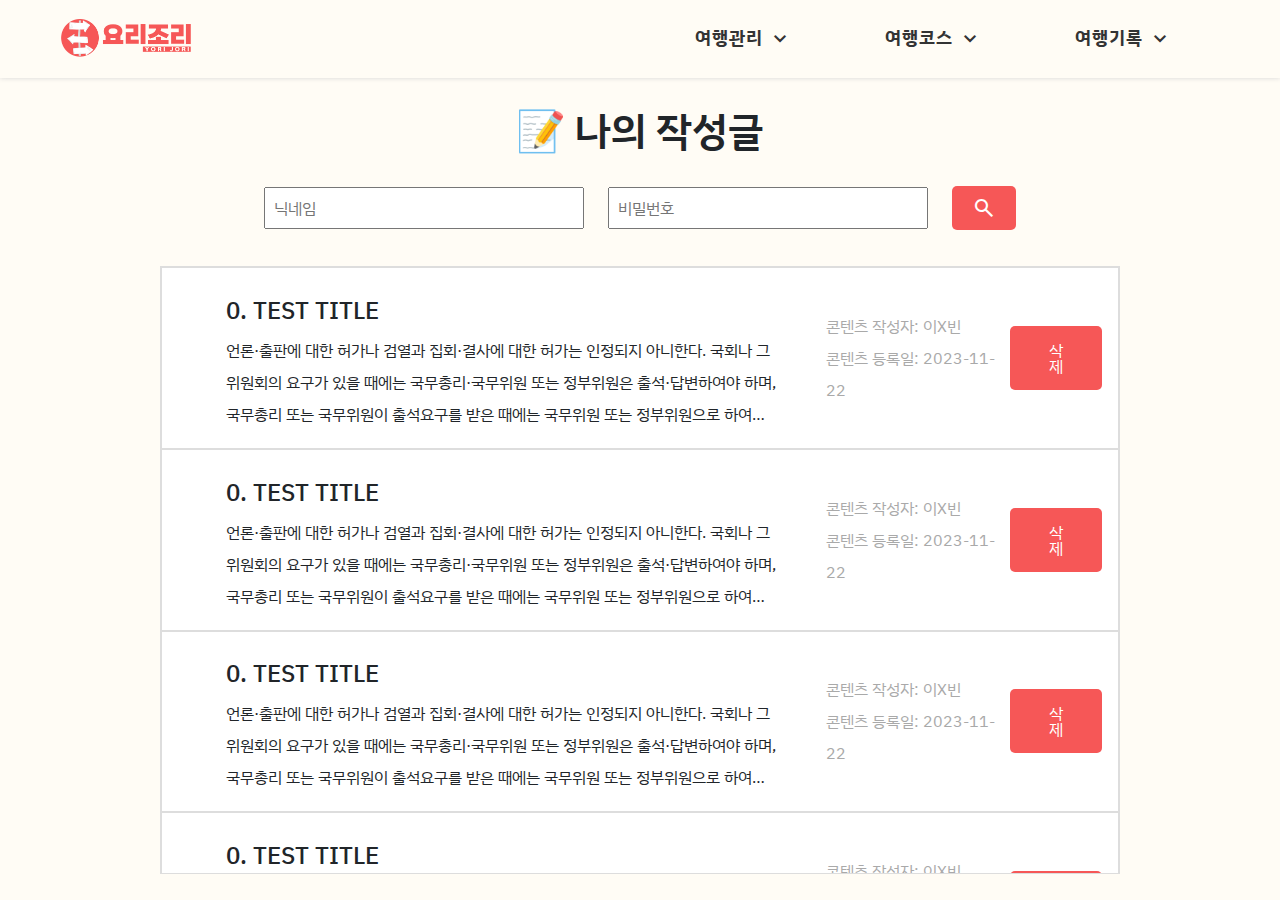
<file: record/writing.html>
<!DOCTYPE html>
<html lang="ko">
<head>
    <!-- meta -->
    <meta charset="UTF-8">
    <meta name="author" content="202002521 이경빈">
    <meta name="keywords" content="여행, 요리조리, 여행준비, 여행관리, 여행기록, 여행코스, 작성글">
    <meta name="viewport" content="width=device-width, initial-scale=1.0">
    <title>요리조리 | 나의 작성글</title>
    
    <!-- Google Fonts -->
    <link rel="preconnect" href="https://fonts.googleapis.com">
    <link rel="preconnect" href="https://fonts.gstatic.com" crossorigin>
    <link href="https://fonts.googleapis.com/css2?family=Nanum+Gothic:wght@400;700;800&display=swap" rel="stylesheet">

    <!-- stylesheet -->
    <link href="https://cdn.jsdelivr.net/npm/bootstrap@5.3.1/dist/css/bootstrap.min.css" rel="stylesheet">
    <link rel="stylesheet" href="../global.css">
    <link rel="stylesheet" href="../src/opensource_3.css">
    <link rel="stylesheet" href="record_stylesheet.css">

    <!-- Google Icon -->
    <link rel="stylesheet" href="https://fonts.googleapis.com/css2?family=Material+Symbols+Outlined:opsz,wght,FILL,GRAD@24,400,0,0">
    <link rel="stylesheet" href="https://fonts.googleapis.com/css2?family=Material+Symbols+Outlined:opsz,wght,FILL,GRAD@20..48,100..700,0..1,-50..200" />
    
    <!-- script -->
    <script src="https://ajax.googleapis.com/ajax/libs/jquery/3.7.1/jquery.min.js"></script>
    <script src="https://cdn.jsdelivr.net/npm/bootstrap@5.3.1/dist/js/bootstrap.bundle.min.js"></script>
    <script src="../global.js"></script>
    <script src="../src/opensource_3.js"></script>
    <script src="record_script.js"></script>

    <!-- Summernote -->
    <script src="../src/summernote/summernote-lite.js"></script>
    <script src="../src/summernote/summernote-ko-KR.js"></script>
    <link rel="stylesheet" href="../src/summernote/summernote-lite.css">
</head>
<body>
    <!-- loading -->
    <div id="loadingPage" class="loading-page">
        <div class="loading-spinner"></div>
    </div>

    <!-- Oepn Source #3. Drop-down nav / License: (src/opensource_3.css) 1 lines -->
    <custom-nav></custom-nav>



    <!-- Heading -->
    <h1>📝 나의 작성글</h1>



    <!-- Login -->
    <form id="login-form" title="글 작성 시 사용했던 닉네임과 패스워드를 입력해주세요!">
        <div>
            <input type="text" id="writer-name" name="writer-name_" placeholder="닉네임">
        </div>
        <div>
            <input type="password" id="writer-password" name="writer-password_" placeholder="비밀번호">
        </div>
        <button class="scale-button" id="search-my-article-btn" title="검색하기"><span class="material-symbols-outlined">search</span></button>
    </form>



    <!-- Result -->
    <div id="my-article-preview">
        <!-- 
        !   미구현된 기능 (주요기능)
        !   서버에서 [닉네임], [비밀번호]로 작성된 게시글을 찾아 출력합니다.  
        -->
        <form class="my-article-wrapper" id="search-my-article-001">
            <div class="my-article-info-wrapper">
                <p class="my-article-title">0. TEST TITLE</p>
                <p class="my-article-details">언론·출판에 대한 허가나 검열과 집회·결사에 대한 허가는 인정되지 아니한다. 국회나 그 위원회의 요구가 있을 때에는 국무총리·국무위원 또는 정부위원은 출석·답변하여야 하며, 국무총리 또는 국무위원이 출석요구를 받은 때에는 국무위원 또는 정부위원으로 하여금 출석·답변하게 할 수 있다. 모든 국민은 법 앞에 평등하다. 누구든지 성별·종교 또는 사회적 신분에 의하여 정치적·경제적·사회적·문화적 생활의 모든 영역에 있어서 차별을 받지 아니한다. 국정의 중요한 사항에 관한 대통령의 자문에 응하기 위하여 국가원로로 구성되는 국가원로자문회의를 둘 수 있다. 군인 또는 군무원이 아닌 국민은 대한민국의 영역안에서는 중대한 군사상 기밀·초병·초소·유독음식물공급·포로·군용물에 관한 죄중 법률이 정한 경우와 비상계엄이 선포된 경우를 제외하고는 군사법원의 재판을 받지 아니한다.</p>
            </div>
            <div class="my-article-sub-info-wrapper">
                <p class="my-article-sub-text">콘텐츠 작성자: <span>이X빈</span></p>
                <p class="my-article-sub-text">콘텐츠 등록일: <span>2023-11-22</span></p>
            </div>
            <button class="scale-button" id="delete-my-article-btn-001">삭제</button>            
        </form>
        <form class="my-article-wrapper" id="search-my-article-002">
            <div class="my-article-info-wrapper">
                <p class="my-article-title">0. TEST TITLE</p>
                <p class="my-article-details">언론·출판에 대한 허가나 검열과 집회·결사에 대한 허가는 인정되지 아니한다. 국회나 그 위원회의 요구가 있을 때에는 국무총리·국무위원 또는 정부위원은 출석·답변하여야 하며, 국무총리 또는 국무위원이 출석요구를 받은 때에는 국무위원 또는 정부위원으로 하여금 출석·답변하게 할 수 있다. 모든 국민은 법 앞에 평등하다. 누구든지 성별·종교 또는 사회적 신분에 의하여 정치적·경제적·사회적·문화적 생활의 모든 영역에 있어서 차별을 받지 아니한다. 국정의 중요한 사항에 관한 대통령의 자문에 응하기 위하여 국가원로로 구성되는 국가원로자문회의를 둘 수 있다. 군인 또는 군무원이 아닌 국민은 대한민국의 영역안에서는 중대한 군사상 기밀·초병·초소·유독음식물공급·포로·군용물에 관한 죄중 법률이 정한 경우와 비상계엄이 선포된 경우를 제외하고는 군사법원의 재판을 받지 아니한다.</p>
            </div>
            <div class="my-article-sub-info-wrapper">
                <p class="my-article-sub-text">콘텐츠 작성자: <span>이X빈</span></p>
                <p class="my-article-sub-text">콘텐츠 등록일: <span>2023-11-22</span></p>
            </div>
            <button class="scale-button" id="delete-my-article-btn-002">삭제</button>
        </form>
        <form class="my-article-wrapper" id="search-my-article-003">
            <div class="my-article-info-wrapper">
                <p class="my-article-title">0. TEST TITLE</p>
                <p class="my-article-details">언론·출판에 대한 허가나 검열과 집회·결사에 대한 허가는 인정되지 아니한다. 국회나 그 위원회의 요구가 있을 때에는 국무총리·국무위원 또는 정부위원은 출석·답변하여야 하며, 국무총리 또는 국무위원이 출석요구를 받은 때에는 국무위원 또는 정부위원으로 하여금 출석·답변하게 할 수 있다. 모든 국민은 법 앞에 평등하다. 누구든지 성별·종교 또는 사회적 신분에 의하여 정치적·경제적·사회적·문화적 생활의 모든 영역에 있어서 차별을 받지 아니한다. 국정의 중요한 사항에 관한 대통령의 자문에 응하기 위하여 국가원로로 구성되는 국가원로자문회의를 둘 수 있다. 군인 또는 군무원이 아닌 국민은 대한민국의 영역안에서는 중대한 군사상 기밀·초병·초소·유독음식물공급·포로·군용물에 관한 죄중 법률이 정한 경우와 비상계엄이 선포된 경우를 제외하고는 군사법원의 재판을 받지 아니한다.</p>
            </div>
            <div class="my-article-sub-info-wrapper">
                <p class="my-article-sub-text">콘텐츠 작성자: <span>이X빈</span></p>
                <p class="my-article-sub-text">콘텐츠 등록일: <span>2023-11-22</span></p>
            </div>
            <button class="scale-button" id="delete-my-article-btn-003">삭제</button>
        </form>
        <form class="my-article-wrapper" id="search-my-article-004">
            <div class="my-article-info-wrapper">
                <p class="my-article-title">0. TEST TITLE</p>
                <p class="my-article-details">언론·출판에 대한 허가나 검열과 집회·결사에 대한 허가는 인정되지 아니한다. 국회나 그 위원회의 요구가 있을 때에는 국무총리·국무위원 또는 정부위원은 출석·답변하여야 하며, 국무총리 또는 국무위원이 출석요구를 받은 때에는 국무위원 또는 정부위원으로 하여금 출석·답변하게 할 수 있다. 모든 국민은 법 앞에 평등하다. 누구든지 성별·종교 또는 사회적 신분에 의하여 정치적·경제적·사회적·문화적 생활의 모든 영역에 있어서 차별을 받지 아니한다. 국정의 중요한 사항에 관한 대통령의 자문에 응하기 위하여 국가원로로 구성되는 국가원로자문회의를 둘 수 있다. 군인 또는 군무원이 아닌 국민은 대한민국의 영역안에서는 중대한 군사상 기밀·초병·초소·유독음식물공급·포로·군용물에 관한 죄중 법률이 정한 경우와 비상계엄이 선포된 경우를 제외하고는 군사법원의 재판을 받지 아니한다.</p>
            </div>
            <div class="my-article-sub-info-wrapper">
                <p class="my-article-sub-text">콘텐츠 작성자: <span>이X빈</span></p>
                <p class="my-article-sub-text">콘텐츠 등록일: <span>2023-11-22</span></p>
            </div>
            <button class="scale-button" id="delete-my-article-btn-004">삭제</button>
        </form>
        <form class="my-article-wrapper" id="search-my-article-005">
            <div class="my-article-info-wrapper">
                <p class="my-article-title">0. TEST TITLE</p>
                <p class="my-article-details">언론·출판에 대한 허가나 검열과 집회·결사에 대한 허가는 인정되지 아니한다. 국회나 그 위원회의 요구가 있을 때에는 국무총리·국무위원 또는 정부위원은 출석·답변하여야 하며, 국무총리 또는 국무위원이 출석요구를 받은 때에는 국무위원 또는 정부위원으로 하여금 출석·답변하게 할 수 있다. 모든 국민은 법 앞에 평등하다. 누구든지 성별·종교 또는 사회적 신분에 의하여 정치적·경제적·사회적·문화적 생활의 모든 영역에 있어서 차별을 받지 아니한다. 국정의 중요한 사항에 관한 대통령의 자문에 응하기 위하여 국가원로로 구성되는 국가원로자문회의를 둘 수 있다. 군인 또는 군무원이 아닌 국민은 대한민국의 영역안에서는 중대한 군사상 기밀·초병·초소·유독음식물공급·포로·군용물에 관한 죄중 법률이 정한 경우와 비상계엄이 선포된 경우를 제외하고는 군사법원의 재판을 받지 아니한다.</p>
            </div>
            <div class="my-article-sub-info-wrapper">
                <p class="my-article-sub-text">콘텐츠 작성자: <span>이X빈</span></p>
                <p class="my-article-sub-text">콘텐츠 등록일: <span>2023-11-22</span></p>
            </div>
            <button class="scale-button" id="delete-my-article-btn-005">삭제</button>
        </form>
        <!-- 해당 형식으로 추가됩니다. -->
    </div>



    <!-- Toast Notification -->
    <div id="toast-container"></div>
</body>
</html>
</file>
<file: global.css>
/* font */
@import url('https://fonts.googleapis.com/css2?family=IBM+Plex+Sans+KR:wght@100;200;300;400;500;600;700&family=Nanum+Gothic:wght@400;700;800&display=swap');

@font-face {
    font-family: 'JalnanGothic';
    src: url('https://cdn.jsdelivr.net/gh/projectnoonnu/noonfonts_231029@1.1/JalnanGothic.woff') format('woff');
    font-weight: normal;
    font-style: normal;
}



/* CSS Reset
* http://meyerweb.com/eric/tools/css/reset/ 
* v2.0 | 20110126
* License: none (public domain)
*/

html, body, div, span, applet, object, iframe,
h1, h2, h3, h4, h5, h6, p, blockquote, pre,
a, abbr, acronym, address, big, cite, code,
del, dfn, em, img, ins, kbd, q, s, samp,
small, strike, strong, sub, sup, tt, var,
b, u, i, center,
dl, dt, dd, ol, ul, li,
fieldset, form, label, legend,
table, caption, tbody, tfoot, thead, tr, th, td,
article, aside, canvas, details, embed, 
figure, figcaption, footer, header, hgroup, 
menu, nav, output, ruby, section, summary,
time, mark, audio, video {
	margin: 0;
	padding: 0;
	border: 0;
	font-size: 100%;
	font: inherit;
	vertical-align: baseline;
}
/* HTML5 display-role reset for older browsers */
article, aside, details, figcaption, figure, 
footer, header, hgroup, menu, nav, section {
	display: block;
}
body {
	line-height: 1;
}
ol, ul {
	list-style: none;
}
blockquote, q {
	quotes: none;
}
blockquote:before, blockquote:after,
q:before, q:after {
	content: '';
	content: none;
}
table {
	border-collapse: collapse;
	border-spacing: 0;
}



/* color */
:root {
    --mainColor: rgba(246, 87, 87, 1);
    --bgColor: rgba(255, 252, 245, 1);
    --green: #16a085;
    --belize: #2980b9;
    --wisteria: #8e44ad;
}



/* body */
body{ 
    background-color: var(--bgColor);
    font-family: 'IBM Plex Sans KR', sans-serif;
    height: 100vh;
}

h1 > a {
    text-decoration: none;
    color: black;
}



/* 미구현 표시용 */
p.unDeveloped {
    text-align: center;
    margin: 2.5rem; 
    font-size: 1.5rem;
}



/* Page Loading */
.loading-page {
    position: fixed;
    top: 0;
    left: 0;
    width: 100%;
    height: 100%;
    background: rgba(255, 255, 255, 0.7);
    display: flex;
    justify-content: center;
    align-items: center;
    z-index: 9999;
    opacity: 0;
    visibility: hidden;
    transition: visibility 0s, opacity 0.3s linear;
}

.loading-page.show {
    opacity: 1;
    visibility: visible;
}

.loading-spinner {
    border: 4px solid transparent;
    border-top: 4px solid var(--mainColor);
    border-right: 4px solid var(--wisteria);
    border-bottom: 4px solid var(--belize);
    border-left: 4px solid var(--green);
    border-radius: 50%;
    width: 50px;
    height: 50px;
    animation: spin 1s ease-in-out infinite;
}

@keyframes spin {
    0% { transform: rotate(0deg); }
    100% { transform: rotate(360deg); }
}



/* Radio Btn */
.custom-radio {
    position: relative;
    padding-left: 30px;
    margin-right: 15px;
    cursor: pointer;
    display: inline-block;
    font-size: 16px;
    color: #333;
    user-select: none;
}

.custom-radio input[type="radio"] {
    position: absolute;
    opacity: 0;
    cursor: pointer;
}

.radio-btn {
    position: absolute;
    top: 0;
    left: 0;
    height: 20px;
    width: 20px;
    background-color: var(--bgColor);
    border-radius: 50%;
    border: 2px solid #ddd;
    transition: transform 0.2s ease, border 0.2s ease;
}

.custom-radio input:checked ~ .radio-btn {
    transform: scale(1.3);
    border-color: var(--mainColor);
}

.custom-radio input:checked ~ .radio-btn::after {
    content: '';
    position: absolute;
    top: 50%;
    left: 50%;
    transform: translate(-50%, -50%) scale(1);
    width: 100%;
    height: 100%;
    background: radial-gradient(circle, rgba(246, 87, 87, 0.6) 60%, transparent 60%);
    border-radius: 50%;
    animation: explode 0.3s ease-out forwards;
    opacity: 0;
}

@keyframes explode {
    0% {
        transform: translate(-50%, -50%) scale(1);
        opacity: 1;
    }
    100% {
        transform: translate(-50%, -50%) scale(2.5);
        opacity: 0;
    }
}



/* btn */
.scale-button {
    background-color: var(--mainColor);
    color: white;
    padding: 10px 20px;
    border: none;
    border-radius: 5px;
    cursor: pointer;
    transition: transform 0.3s ease;
}

.scale-button:disabled {
    background-color: #cccccc;
    color: #666666;
    cursor: not-allowed;
    opacity: 0.5;
    transform: none;
}

.scale-button:not(:disabled):hover {
    transform: scale(1.05);
}



/* modal */
.modal {
    position: fixed;
    top: 0;
    left: 0;
    width: 100%;
    height: 100%;
    background: rgba(0, 0, 0, 0.5);
    display: flex;
    justify-content: center;
    align-items: center;
    z-index: 5000;
    opacity: 0;
    visibility: hidden;
    transition: all 0.3s linear;
}

.modal > .modal-content {
	width: 50rem;
	height: 30rem;
}



/* Toast Notification */
#toast-container {
    position: fixed;
    bottom: 20px;
    left: 20px;
    z-index: 10000;
}

.custom-toast {
    background-color: var(--green);
    color: white;
    padding: 1rem 2rem;
    margin-top: 10px;
    border-radius: 5px;
    box-shadow: 0 2px 4px rgba(0, 0, 0, 0.2);
    opacity: 0;
    transform: translateX(-100%);
    transition: opacity 0.5s ease, transform 0.5s ease-out;
    position: absolute;
    display: inline-block;
    font-size: 1.1rem;
    white-space: nowrap;
    overflow: hidden;
    text-overflow: ellipsis;
    max-width: calc(100vw - 40px);
}

.custom-toast-show {
    opacity: 1;
    transform: translateX(0);
}
</file>
<file: src/opensource_3.css>
/*
* Oepn Source #3. Drop-down nav
* Copyright (c) 2023 by Scott Marshall (https://codepen.io/ScottMarshall/pen/KdQJXX)
* Permission is hereby granted, free of charge, to any person obtaining a copy of this software and associated documentation files (the "Software"), to deal in the Software without restriction, including without limitation the rights to use, copy, modify, merge, publish, distribute, sublicense, and/or sell copies of the Software, and to permit persons to whom the Software is furnished to do so, subject to the following conditions:
* The above copyright notice and this permission notice shall be included in all copies or substantial portions of the Software.
* THE SOFTWARE IS PROVIDED "AS IS", WITHOUT WARRANTY OF ANY KIND, EXPRESS OR IMPLIED, INCLUDING BUT NOT LIMITED TO THE WARRANTIES OF MERCHANTABILITY, FITNESS FOR A PARTICULAR PURPOSE AND NONINFRINGEMENT. IN NO EVENT SHALL THE AUTHORS OR COPYRIGHT HOLDERS BE LIABLE FOR ANY CLAIM, DAMAGES OR OTHER LIABILITY, WHETHER IN AN ACTION OF CONTRACT, TORT OR OTHERWISE, ARISING FROM, OUT OF OR IN CONNECTION WITH THE SOFTWARE OR THE USE OR OTHER DEALINGS IN THE SOFTWARE.
* Applied Line: 
*/
body {
  overflow-x: hidden;
  margin: 0;
}

#nav-wrapper {
  display: flex;
  justify-content: space-between;
  align-items: center;
  box-shadow: 0px 0px 5px #d6d6d6;
  padding: 10px;
  user-select: none;
}

#nav-logo {
  margin: 0;
  padding: 0.5rem 3rem;
}

#nav-wrapper ul {
  width: 620px;
  margin: 0;
}

#nav-wrapper ul li {
  float: left;
  list-style: none;
  margin: 0 20px;
  position: relative;
}

#nav-wrapper ul li a {
  font-weight: 700;
  font-size: 16px;
  text-transform: uppercase;
  position: relative;
  color: #333333;
  text-decoration: none;
  letter-spacing: 1px;
  padding: 15px 15px 15px 25px;
  display: block;
  width: 150px;
  z-index: 1000;
}

#nav-wrapper ul li a i {
  font-size: 12px !important;
  position: absolute;
  right: 10px;
  top: 14px;
}

#nav-wrapper ul li .drop-down {
  position: absolute;
  padding: 0;
  display: none;
  margin: 0 -20px;
  left: 0;
  z-index: 0;
}

#nav-wrapper ul li .drop-down li {
  position: relative;
  float: none;
}

#nav-wrapper ul li .drop-down li a {
  border-top: none;
  width: 150px;
  transition: all .35s;
  background-color: rgba(255, 252, 245, 1);
  border: 1px solid rgba(0, 0, 0, 0.1);
  font-weight: 600;
}

#nav-wrapper ul li .drop-down li a:hover {
  background: rgba(246, 87, 87, 1);
  color: rgba(255, 252, 245, 1);
}

#nav-wrapper ul li .drop-down li:nth-of-type(1) a {
  border-top: none;
}

.nav-accent {
  top: 0;
  left: 0;
  width: 0%;
  height: 100%;
  background: rgba(246, 87, 87, 1);
  position: absolute;
  transition: 0.3s ease;
}

.nav-animate {
  width: 100%;
  transition: 0.3s ease;
}

#nav-wrapper > ul > li > a {
    font-size: 18px;
}

.nav-item:hover {
  color: rgba(255, 252, 245, 1);
}

.material-symbols-outlined {
  vertical-align: middle;
}

#nav-logo > a > img {
    max-height: 2.5rem;
}
</file>
<file: course/course_stylesheet.css>
body {
    height: 100vh;
}

h1 {
    font-size: 2.5rem;
    font-weight: 600;
    color: var(--maincolor);
    text-align: center;
    margin: 2rem;
    user-select: none;
}



/* optimum */
h1.heading-left {
    font-size: 2.5rem;
    font-weight: 600;
    color: var(--maincolor);
    text-align: center;
    user-select: none;
    margin: 0;
}

section {
    margin-top: 2rem;
}

#section-wrapper {
    display: flex;
    padding: 0 2rem;
    height: 90vh;
    gap: 1.5rem;
    justify-content: center;
}

#section-right {
    border: 1px solid #ddd;
    background-color: rgba(246, 87, 87, 0.1);
}

.button-wrapper {
    margin: 2rem 0;
    display: flex;
    align-items: center;
    justify-content: center;
    gap: 1.5rem;
}

.location-wrapper {
    height: 70%;
    border: 1px solid #ddd;
    overflow: auto;
}

.location-button {
    width: 50%;
    padding: 1rem;
}

#cacultate-button {
    width: 100%;
    padding: 1rem;
}

.location {
    width: 100%;
    height: 30%;
    background: white;
    border: 1px solid #ddd;
    box-sizing: border-box;
    display: flex;
    align-items: center;
    justify-content: space-evenly;
}

.result-info-wrapper {
    line-height: 2rem;
}

/* optimum - modal */
.modal > .modal-content > .modal-title {
    text-align: center;
    padding: 1rem;
    font-size: 1.5rem;
    font-weight: 500;
    background: rgba(0, 0, 0, 0.1);
}

.modal-content > .travel-wrapper {
    width: 100%;
    height: 100%;
    overflow: auto;
    border-radius: var(--bs-modal-border-radius);
}

.modal-content > .search-wrapper {
    width: 90%;
    height: 65%;
    margin: 0 auto;
    border: 1px solid #ddd;
    overflow: auto;
}

.modal-content .search-input {
    margin: 1rem;
    display: flex;
    justify-content: center;
    align-items: center;
    gap: 0.5rem;
}

.search-input > input[type="text"] {
    padding: 0.5rem 1rem;
    width: 50%;
}

.travel-wrapper .result-wrapper {
    width: 100%;
    height: 30%;
    background: white;
    border: 1px solid #ddd;
    box-sizing: border-box;
    display: flex;
    align-items: center;
    justify-content: space-evenly;
    padding: 1rem;
}

.search-wrapper .search-result-wrapper {
    width: 100%;
    height: 40%;
    background: white;
    border: 1px solid #ddd;
    box-sizing: border-box;
    display: flex;
    align-items: center;
    justify-content: space-evenly;
    padding: 1rem;
}



/* recommendation */
#set-location-btn {
    width: 100%;
    padding: 1rem;
}

.ai-location-wrapper {
    height: 80%;
    border: 1px solid #ddd;
    overflow: auto;
}

/* recommendation - modal */
.modal > .modal-content > .modal-title {
    text-align: center;
    padding: 1rem;
    font-weight: 500;
    font-size: 1.5rem;
    background: rgba(0, 0, 0, 0.1);
}

.modal > .modal-content .modal-location-wrapper {
    width: 100%;
    height: 100%;
    display: flex;
    justify-content: space-evenly;
    align-items: center;
    margin-top: 1rem;
}

.modal-location-wrapper .modal-location-select {
    width: 45%;
    height: 100%;
    border: 1px solid #ddd;
}

.modal-location-wrapper .modal-location-select .modal-sub-title {
    text-align: center;
    padding: 1rem;
    font-weight: 500;
    font-size: 1.3rem;
    border-bottom: 1px solid #ddd;
}

.radio-buttons {
    display: flex;
    flex-wrap: wrap;
    gap: 0.6rem;
    padding: 1rem;
}

.radio-button {
    display: flex;
    align-items: center;
    justify-content: center;
    width: calc(50% - 5px);
    padding: 0.6rem;
    border: 2px solid var(--mainColor);
    border-radius: 0.5rem;
    background-color: white;
    cursor: pointer;
    transition: background-color 0.3s ease;
}

.radio-button input[type="radio"] {
    display: none;
}

.radio-button span {
    pointer-events: none;
}

.radio-button-checked {
    background-color: var(--mainColor);
    color: white;
    font-weight: 500;
    transition: all .35s;
}

.modal-button-wrapper {
    display: flex;
    align-items: center;
    justify-content: center;
    margin: 1rem;
}

.modal-button-wrapper > button {
    padding: 0.6rem 3rem;
    width: 50%;
}



/* course */
#course-result {
    border: 1px solid #ddd;
    margin: 2rem 10rem;
    min-height: 38rem;
    height: 75%;
    overflow: auto;
}

#course-result .result-wrapper {
    width: 100%;
    height: 30%;
    background: white;
    border: 1px solid #ddd;
    box-sizing: border-box;
    display: flex;
    align-items: center;
    justify-content: space-evenly;
    padding: 1rem;
}

#course-result .result-info-wrapper {
    line-height: 3rem;
    width: 70%;
}

#course-result .result-info-wrapper .result-title {
    font-size: 1.5rem;
    font-weight: 500;
}

#course-result .result-info-wrapper .result-sub-text {
    color: darkgray;
}

#course-result .result-info-wrapper .result-details {
    line-height: 2rem;
    overflow: hidden;
    text-overflow: ellipsis;
    display: -webkit-box;
    -webkit-line-clamp: 2;
    -webkit-box-orient: vertical;
}

.result-button-wrapper {
    display: flex;
    flex-direction: column;
    gap: 1rem;
}

.result-button-wrapper button {padding: 1rem 2rem;}




.UI-TEST {
    display: flex;
    flex-direction: column;
    justify-content: center;
    align-items: center;
    line-height: 3rem;
    font-size: 1.5rem;
}
</file>
<file: management/management_stylesheet.css>
h1 {
    font-size: 2.5rem;
    font-weight: 600;
    color: var(--maincolor);
    text-align: center;
    margin: 2rem;
    user-select: none;
}



/* attraction & accommodation */
#attraction-form,
#accommodation-form {
    display: flex;
    justify-content: center;
}

#attraction-form > div,
#accommodation-form > div {
    margin-right: 1rem
}

#attraction-form > div:nth-child(1),
#accommodation-form > div:nth-child(1),
#attraction-form > div:nth-child(2) button,
#accommodation-form > div:nth-child(2) button {
    padding: 1rem;
    border: 1px solid #ddd;
}

#attraction-form > button,
#accommodation-form > button {
    padding: 0rem 2rem;
}

#attraction-form > div:nth-child(1) .custom-radio {
    margin: 0 1rem;
}

#accommodation-form > div:nth-child(1) .custom-radio {
    margin: 0 3.9rem;
}

#attraction-form > div:nth-child(2) button,
#accommodation-form > div:nth-child(2) button {
    width: 25rem;
    letter-spacing: 0.2rem;
    transition: all .35s;
}

#attraction-form > div:nth-child(2) button:hover,
#accommodation-form > div:nth-child(2) button:hover {
    background-color: rgba(246, 87, 87, 0.2);
}

#attraction-form > div:nth-child(2) button:active,
#accommodation-form > div:nth-child(2) button:active {
    background-color: rgba(246, 87, 87, 0.4);
}



/* attraction - modal */
.modal > .modal-content > .modal-title {
    text-align: center;
    padding: 1rem;
    font-weight: 500;
    font-size: 1.5rem;
    background: rgba(0, 0, 0, 0.1);
}

.modal > .modal-content .location-wrapper {
    width: 100%;
    height: 100%;
    display: flex;
    justify-content: space-evenly;
    align-items: center;
}

.location-wrapper .location-select {
    width: 45%;
    height: 90%;
    border: 1px solid #ddd;
}

.location-wrapper .location-select .modal-sub-title {
    text-align: center;
    padding: 1rem;
    font-weight: 500;
    font-size: 1.3rem;
    border-bottom: 1px solid #ddd;
}

.radio-buttons {
    display: flex;
    flex-wrap: wrap;
    gap: 0.6rem;
    padding: 1rem;
}

.radio-button {
    display: flex;
    align-items: center;
    justify-content: center;
    width: calc(50% - 5px);
    padding: 0.6rem;
    border: 2px solid var(--mainColor);
    border-radius: 0.5rem;
    background-color: white;
    cursor: pointer;
    transition: background-color 0.3s ease;
}

.radio-button input[type="radio"] {
    display: none;
}

.radio-button span {
    pointer-events: none;
}

.radio-button-checked {
    background-color: var(--mainColor);
    color: white;
    font-weight: 500;
    transition: all .35s;
}



/* attraction - result */
#attraction-result {
    border: 1px solid #ddd;
    margin: 2rem 10rem;
    min-height: 38rem;
    height: 60%;
    overflow: auto;
}

.result-wrapper {
    width: 100%;
    height: 30%;
    background: white;
    border: 1px solid #ddd;
    box-sizing: border-box;
    display: flex;
    align-items: center;
    justify-content: space-evenly;
    padding: 1rem;
}

.result-info-wrapper {
    line-height: 3rem;
}

.result-info-wrapper ~ button {
    padding: 1rem 2rem;
}



/* accommodation - result */
#accommodation-result {
    border: 1px solid #ddd;
    margin: 2rem 10rem;
    min-height: 38rem;
    height: 60%;
    overflow: auto;
}

.result-wrapper {
    width: 100%;
    height: 30%;
    background: white;
    border: 1px solid #ddd;
    box-sizing: border-box;
    display: flex;
    align-items: center;
    justify-content: space-evenly;
    padding: 1rem;
}

.result-info-wrapper {
    line-height: 3rem;
}

.result-info-wrapper ~ button {
    padding: 1rem 2rem;
}



/* travel - result */
#travel-result {
    border: 1px solid #ddd;
    margin: 2rem 10rem;
    min-height: 38rem;
    height: 75%;
    overflow: auto;
}

#travel-result .result-wrapper {
    width: 100%;
    height: 30%;
    background: white;
    border: 1px solid #ddd;
    box-sizing: border-box;
    display: flex;
    align-items: center;
    justify-content: space-evenly;
    padding: 1rem;
}

#travel-result .result-info-wrapper {
    line-height: 3rem;
}

#travel-result .result-info-wrapper ~ button {
    padding: 1rem 2rem;
}
</file>
<file: record/record_stylesheet.css>
body {
    height: 100vh;
}

h1 {
    font-size: 2.5rem;
    font-weight: 600;
    color: var(--maincolor);
    text-align: center;
    margin: 2rem;
    user-select: none;
}



/* board */
/* board - preview */
#article-preview {
    border: 1px solid #ddd;
    margin: 2rem 10rem 1.5rem 10rem;
    min-height: 38rem;
    height: 70%;
    overflow: auto;
}

#article-preview .article-wrapper {
    width: 100%;
    height: 30%;
    background: white;
    border: 1px solid #ddd;
    box-sizing: border-box;
    display: flex;
    align-items: center;
    justify-content: space-evenly;
    padding: 1rem;
    cursor: pointer;
}

#article-preview .article-info-wrapper {
    line-height: 3rem;
    width: 70%;
    margin: 0 3rem;
}

#article-preview .article-sub-info-wrapper {
    line-height: 2rem;
    width: 20%;
}

.article-title {
    font-size: 1.5rem;
    font-weight: 500;
}

.article-sub-text {
    color: darkgray;
}

.article-details {
    line-height: 2rem;
    overflow: hidden;
    text-overflow: ellipsis;
    display: -webkit-box;
    -webkit-line-clamp: 3;
    -webkit-box-orient: vertical;
}

#preview-button-wrapper {
    display: flex;
    justify-content: right;
    align-items: center;
    margin-right: 10rem;
}

/* board - write */
#article-write {
    margin: 2rem 10rem 1.5rem 10rem;
    min-height: 38rem;
    height: 70%;
    overflow: auto;
}

#write-button-wrapper {
    display: flex;
    justify-content: right;
    align-items: center;
    margin-right: 10rem;
    gap: 1.5rem;
}

#article-write-title {
    width: 100%;
    height: 8%;
    padding: 0 1.2rem;
    display: flex;
    margin-top: 1rem;
}

#article-write-contents {
    width: 100%;
    height: 85%;
    padding: 1rem;
}

#alticle-titlei-input {
    width: 100%;
    padding-left: 1rem;
    font-size: 1.5rem;
    border: 1px solid #ddd;
}

#article-write h1 {
    font-size: 2.5em;
    font-weight: normal;
    color: inherit;
    text-align: left;
    margin: 0;
    user-select: auto;
}

#article-write h2 {
    font-size: 2em;
    margin-bottom: 0.5em;
}

#article-write h3 {
    font-size: 1.75em;
    font-style: italic;
}

#article-write h4 {
    font-size: 1.5em;
    text-decoration: underline;
}

#article-write h5 {
    font-size: 1.25em;
    text-transform: uppercase;
}

#article-write h6 {
    font-size: 1em;
    letter-spacing: 0.1em;
}

#article-write ul, ol {
    padding-left: 20px;
    margin: 0;
    list-style-position: inside;
}

#article-write ul {
    list-style-type: square;
}

#article-write ol {
    list-style-type: decimal;
}

#article-write li {
    font-size: 1em;
    line-height: 1.6;
    margin-bottom: 5px;
}

/* board - write - modal */
.modal > .modal-content > .modal-title {
    text-align: center;
    padding: 1rem;
    font-size: 1.5rem;
    font-weight: 500;
    background: rgba(0, 0, 0, 0.1);
}

.modal-content > .course-main-wrapper {
    width: 100%;
    height: 100%;
    border-radius: var(--bs-modal-border-radius);
    overflow: auto;
}

.course-main-wrapper .course-wrapper {
    width: 100%;
    height: 40%;
    background: white;
    border: 1px solid #ddd;
    box-sizing: border-box;
    display: flex;
    align-items: center;
    justify-content: space-evenly;
    padding: 1rem;
}

.course-info-wrapper {
    width: 65%;
    line-height: 3rem;
}

.course-info-wrapper .course-title {
    font-size: 1.5rem;
    font-weight: 500;
}

.course-info-wrapper .course-sub-text {
    color: darkgray;
}

.course-info-wrapper .course-details {
    line-height: 1.5rem;
    overflow: hidden;
    text-overflow: ellipsis;
    display: -webkit-box;
    -webkit-line-clamp: 2;
    -webkit-box-orient: vertical;
}

#writer-info-input-wrapper {
    display: flex;
    flex-direction: column;
    align-items: center;
    justify-content: center;
    gap: 2rem;
    margin: 5rem 11rem 3rem 0;
}

#writer-info-input-wrapper div {
    margin-bottom: 10px;
}

#writer-info-input-wrapper label, input {
    display: inline-block;
    vertical-align: middle;
    margin: 5px 0;
}

#writer-info-input-wrapper label {
    width: 15rem;
    text-align: right;
    margin-right: 10px;
}

#writer-info-input-wrapper input[type="text"], input[type="password"] {
    width: 20rem;
}

#write-modal-button-wrapper {
    display: flex;
    justify-content: right;
    align-items: center;
    margin: 0 auto;
}

/* board - detail */
#article-detail {
    border: 1px solid #ddd;
    margin: 2rem 10rem 1.5rem 10rem;
    min-height: 38rem;
    height: 70%;
}

#article-detail-title {
    height: 10%;
    width: 100%;
    display: flex;
    justify-content: center;
    align-items: center;
    border-bottom: 1px solid #ddd;
}

#article-detail-title p {
    font-size: 1.5rem;
    font-weight: 500;
}

#article-detail-contents {
    width: 100%;
    height: 90%;
    overflow: auto;
    padding: 1rem;
    border-top: none;
}

#article-button-wrapper {
    display: flex;
    justify-content: right;
    align-items: center;
    margin-right: 10rem;
    gap: 1.5rem;
}

#remover-info-input-wrapper {
    display: flex;
    flex-direction: column;
    align-items: center;
    justify-content: center;
    gap: 2rem;
    margin: 5rem 11rem 3rem 0;
}

#remover-info-input-wrapper div {
    margin-bottom: 10px;
}

#remover-info-input-wrapper label, input {
    display: inline-block;
    vertical-align: middle;
    margin: 5px 0;
}

#remover-info-input-wrapper label {
    width: 15rem;
    text-align: right;
    margin-right: 10px;
}

#remover-info-input-wrapper input[type="text"], input[type="password"] {
    width: 20rem;
}

#remove-modal-button-wrapper {
    margin: 0 auto;
}



/* Writing */
#login-form {
    display: flex;
    gap: 1.5rem;
    align-items: center;
    justify-content: center;
}

#login-form input {
    width: 20rem;
    padding: 0.5rem;
}

#my-article-preview {
    border: 1px solid #ddd;
    margin: 2rem 10rem 1.5rem 10rem;
    min-height: 38rem;
    height: 65%;
    overflow: auto;
}

#my-article-preview .my-article-wrapper {
    width: 100%;
    height: 30%;
    background: white;
    border: 1px solid #ddd;
    box-sizing: border-box;
    display: flex;
    align-items: center;
    justify-content: space-evenly;
    padding: 1rem;
    cursor: pointer;
}

#my-article-preview .my-article-info-wrapper {
    line-height: 3rem;
    width: 60%;
    margin: 0 3rem;
}

#my-article-preview .my-article-sub-info-wrapper {
    line-height: 2rem;
    width: 20%;
}

.my-article-title {
    font-size: 1.5rem;
    font-weight: 500;
}

.my-article-sub-text {
    color: darkgray;
}

.my-article-details {
    line-height: 2rem;
    overflow: hidden;
    text-overflow: ellipsis;
    display: -webkit-box;
    -webkit-line-clamp: 3;
    -webkit-box-orient: vertical;
}

.my-article-wrapper button {
    padding: 1rem 2rem;
}
</file>
<file: src/summernote/summernote-lite.css>
/*!
 * 
 * Super simple wysiwyg editor v0.8.18
 * https://summernote.org
 * 
 * 
 * Copyright 2013- Alan Hong. and other contributors
 * summernote may be freely distributed under the MIT license.
 * 
 * Date: 2020-05-20T18:09Z
 * 
 */
@font-face{font-family:"summernote";font-style:normal;font-weight:400;font-display:auto;src:url(font/summernote.eot);src:url(font/summernote.eot?#iefix) format("embedded-opentype"),url(font/summernote.woff2) format("woff2"),url(font/summernote.woff) format("woff"),url(font/summernote.ttf) format("truetype")}[class^=note-icon]:before,[class*=" note-icon"]:before{display:inline-block;font-family:summernote;font-style:normal;font-size:inherit;text-decoration:inherit;text-rendering:auto;text-transform:none;vertical-align:middle;-moz-osx-font-smoothing:grayscale;-webkit-font-smoothing:antialiased;speak:none}.note-icon-fw{text-align:center;width:1.25em}.note-icon-border{border:solid .08em #eee;border-radius:.1em;padding:.2em .25em .15em}.note-icon-pull-left{float:left}.note-icon-pull-right{float:right}.note-icon.note-icon-pull-left{margin-right:.3em}.note-icon.note-icon-pull-right{margin-left:.3em}.note-icon-align::before{content:""}.note-icon-align-center::before{content:""}.note-icon-align-indent::before{content:""}.note-icon-align-justify::before{content:""}.note-icon-align-left::before{content:""}.note-icon-align-outdent::before{content:""}.note-icon-align-right::before{content:""}.note-icon-arrow-circle-down::before{content:""}.note-icon-arrow-circle-left::before{content:""}.note-icon-arrow-circle-right::before{content:""}.note-icon-arrow-circle-up::before{content:""}.note-icon-arrows-alt::before{content:""}.note-icon-arrows-h::before{content:""}.note-icon-arrows-v::before{content:""}.note-icon-bold::before{content:""}.note-icon-caret::before{content:""}.note-icon-chain-broken::before{content:""}.note-icon-circle::before{content:""}.note-icon-close::before{content:""}.note-icon-code::before{content:""}.note-icon-col-after::before{content:""}.note-icon-col-before::before{content:""}.note-icon-col-remove::before{content:""}.note-icon-eraser::before{content:""}.note-icon-float-left::before{content:""}.note-icon-float-none::before{content:""}.note-icon-float-right::before{content:""}.note-icon-font::before{content:""}.note-icon-frame::before{content:""}.note-icon-italic::before{content:""}.note-icon-link::before{content:""}.note-icon-magic::before{content:""}.note-icon-menu-check::before{content:""}.note-icon-minus::before{content:""}.note-icon-orderedlist::before{content:""}.note-icon-pencil::before{content:""}.note-icon-picture::before{content:""}.note-icon-question::before{content:""}.note-icon-redo::before{content:""}.note-icon-rollback::before{content:""}.note-icon-row-above::before{content:""}.note-icon-row-below::before{content:""}.note-icon-row-remove::before{content:""}.note-icon-special-character::before{content:""}.note-icon-square::before{content:""}.note-icon-strikethrough::before{content:""}.note-icon-subscript::before{content:""}.note-icon-summernote::before{content:""}.note-icon-superscript::before{content:""}.note-icon-table::before{content:""}.note-icon-text-height::before{content:""}.note-icon-trash::before{content:""}.note-icon-underline::before{content:""}.note-icon-undo::before{content:""}.note-icon-unorderedlist::before{content:""}.note-icon-video::before{content:""}.note-frame{-ms-box-sizing:border-box;box-sizing:border-box;color:#000;font-family:sans-serif;border-radius:4px}.note-toolbar{padding:10px 5px;border-bottom:1px solid #e2e2e2;color:#333;background-color:#f5f5f5;border-color:#ddd;border-top-left-radius:3px;border-top-right-radius:3px}.note-btn-group{position:relative;display:inline-block;margin-right:8px}.note-btn-group>.note-btn-group{margin-right:0}.note-btn-group>.note-btn:first-child{margin-left:0}.note-btn-group .note-btn+.note-btn,.note-btn-group .note-btn+.note-btn-group,.note-btn-group .note-btn-group+.note-btn,.note-btn-group .note-btn-group+.note-btn-group{margin-left:-1px}.note-btn-group>.note-btn:not(:first-child),.note-btn-group>.note-btn-group:not(:first-child)>.note-btn{border-top-left-radius:0;border-bottom-left-radius:0}.note-btn-group>.note-btn:not(:last-child):not(.dropdown-toggle),.note-btn-group>.note-btn-group:not(:last-child)>.note-btn{border-top-right-radius:0;border-bottom-right-radius:0}.note-btn-group.open>.note-dropdown{display:block}.note-btn{display:inline-block;font-weight:400;margin-bottom:0;text-align:center;vertical-align:middle;touch-action:manipulation;cursor:pointer;background-image:none;border:1px solid #dae0e5;white-space:nowrap;outline:0;color:#333;background-color:#fff;border-color:#dae0e5;padding:5px 10px;font-size:14px;line-height:1.4;border-radius:3px;-webkit-user-select:none;-moz-user-select:none;-ms-user-select:none;user-select:none}.note-btn:focus,.note-btn.focus{color:#333;background-color:#ebebeb;border-color:#dae0e5}.note-btn:hover{color:#333;background-color:#ebebeb;border-color:#dae0e5}.note-btn.disabled:focus,.note-btn.disabled.focus,.note-btn[disabled]:focus,.note-btn[disabled].focus,fieldset[disabled] .note-btn:focus,fieldset[disabled] .note-btn.focus{background-color:#fff;border-color:#dae0e5}.note-btn:hover,.note-btn:focus,.note-btn.focus{color:#333;text-decoration:none;border:1px solid #dae0e5;background-color:#ebebeb;outline:0;border-radius:1px}.note-btn:active,.note-btn.active{outline:0;background-image:none;color:#333;text-decoration:none;border:1px solid #dae0e5;background-color:#ebebeb;outline:0;border-radius:1px;box-shadow:inset 0 3px 5px rgba(0,0,0,.125)}.note-btn.disabled,.note-btn[disabled],fieldset[disabled] .note-btn{cursor:not-allowed;-webkit-opacity:.65;-khtml-opacity:.65;-moz-opacity:.65;opacity:.65;-ms-filter:progid:DXImageTransform.Microsoft.Alpha(opacity=65);filter:alpha(opacity=65);box-shadow:none}.note-btn>span.note-icon-caret:first-child{margin-left:-1px}.note-btn>span.note-icon-caret:nth-child(2){padding-left:3px;margin-right:-5px}.note-btn-primary{background:#fa6362;color:#fff}.note-btn-primary:hover,.note-btn-primary:focus,.note-btn-primary.focus{color:#fff;text-decoration:none;border:1px solid #dae0e5;background-color:#fa6362;border-radius:1px}.note-btn-block{display:block;width:100%}.note-btn-block+.note-btn-block{margin-top:5px}input[type=submit].note-btn-block,input[type=reset].note-btn-block,input[type=button].note-btn-block{width:100%}button.close{padding:0;cursor:pointer;background:transparent;border:0;-webkit-appearance:none}.close{float:right;font-size:21px;line-height:1;color:#000;opacity:.2}.close:hover{-webkit-opacity:1;-khtml-opacity:1;-moz-opacity:1;-ms-filter:alpha(opacity=100);filter:alpha(opacity=100);opacity:1}.note-dropdown{position:relative}.note-color .dropdown-toggle{width:30px;padding-left:5px}.note-dropdown-menu{display:none;min-width:100px;position:absolute;top:100%;left:0;z-index:1000;float:left;text-align:left;background:#fff;border:1px solid #e2e2e2;padding:5px;background-clip:padding-box;box-shadow:0 1px 1px rgba(0,0,0,.06)}.note-dropdown-menu>*:last-child{margin-right:0}.note-btn-group.open .note-dropdown-menu{display:block}.note-dropdown-item{display:block}.note-dropdown-item:hover{background-color:#ebebeb}a.note-dropdown-item,a.note-dropdown-item:hover{margin:5px 0;color:#000;text-decoration:none}.note-modal{position:fixed;left:0;right:0;top:0;bottom:0;z-index:1050;-webkit-opacity:1;-khtml-opacity:1;-moz-opacity:1;opacity:1;-ms-filter:progid:DXImageTransform.Microsoft.Alpha(opacity=100);filter:alpha(opacity=100);display:none}.note-modal.open{display:block}.note-modal-content{position:relative;width:auto;margin:30px 20px;border:1px solid rgba(0,0,0,.2);background:#fff;background-clip:border-box;outline:0;border-radius:5px;box-shadow:0 3px 9px rgba(0,0,0,.5)}.note-modal-header{padding:10px 20px;border:1px solid #ededef}.note-modal-body{position:relative;padding:20px 30px}.note-modal-body kbd{border-radius:2px;background-color:#000;color:#fff;padding:3px 5px;font-weight:700;-ms-box-sizing:border-box;box-sizing:border-box}.note-modal-footer{height:40px;padding:10px;text-align:center}.note-modal-footer a{color:#337ab7;text-decoration:none}.note-modal-footer a:hover,.note-modal-footer a:focus{color:#23527c;text-decoration:underline}.note-modal-footer .note-btn{float:right}.note-modal-title{font-size:20px;color:#42515f;margin:0;line-height:1.4}.note-modal-backdrop{position:fixed;left:0;right:0;bottom:0;top:0;z-index:1040;background:#000;-webkit-opacity:.5;-khtml-opacity:.5;-moz-opacity:.5;opacity:.5;-ms-filter:progid:DXImageTransform.Microsoft.Alpha(opacity=50);filter:alpha(opacity=50);display:none}.note-modal-backdrop.open{display:block}@media(min-width: 768px){.note-modal-content{width:600px;margin:30px auto}}@media(min-width: 992px){.note-modal-content-large{width:900px}}.note-modal .note-help-block{display:block;margin-top:5px;margin-bottom:10px;color:#737373}.note-modal .note-nav{display:flex;flex-wrap:wrap;padding-left:0;margin-bottom:0;list-style:none}.note-modal .note-nav-link{display:block;padding:.5rem 1rem;color:#007bff;text-decoration:none;background-color:transparent;-webkit-text-decoration-skip:objects}.note-modal .note-nav-link:focus,.note-modal .note-nav-link:hover{color:#0056b3;text-decoration:none}.note-modal .note-nav-link.disabled{color:#868e96}.note-modal .note-nav-tabs{border-bottom:1px solid #ddd}.note-modal .note-nav-tabs .note-nav-item{margin-bottom:-1px}.note-modal .note-nav-tabs .note-nav-link{border:1px solid transparent;border-top-left-radius:.25rem;border-top-right-radius:.25rem}.note-modal .note-nav-tabs .note-nav-link:focus,.note-modal .note-nav-tabs .note-nav-link:hover{border-color:#e9ecef #e9ecef #ddd}.note-modal .note-nav-tabs .note-nav-link.disabled{color:#868e96;background-color:transparent;border-color:transparent}.note-modal .note-nav-tabs .note-nav-item.show .note-nav-link{color:#495057;background-color:#fff;border-color:#ddd #ddd #fff}.note-modal .note-tab-content{margin:15px auto}.note-modal .note-tab-content>.note-tab-pane:target~.note-tab-pane:last-child,.note-modal .note-tab-content>.note-tab-pane{display:none}.note-modal .note-tab-content>:last-child,.note-modal .note-tab-content>.note-tab-pane:target{display:block}.note-form-group{padding-bottom:20px}.note-form-group:last-child{padding-bottom:0}.note-form-label{display:block;width:100%;font-size:16px;color:#42515f;margin-bottom:10px;font-weight:700}.note-input{width:100%;display:block;border:1px solid #ededef;background:#fff;outline:0;padding:6px 4px;font-size:14px;-ms-box-sizing:border-box;box-sizing:border-box}.note-input::-webkit-input-placeholder{color:#eee}.note-input:-moz-placeholder{color:#eee}.note-input::-moz-placeholder{color:#eee}.note-input:-ms-input-placeholder{color:#eee}.note-tooltip{position:absolute;z-index:1070;display:block;font-size:13px;transition:opacity .15s;-webkit-opacity:0;-khtml-opacity:0;-moz-opacity:0;opacity:0;-ms-filter:progid:DXImageTransform.Microsoft.Alpha(opacity=0);filter:alpha(opacity=0)}.note-tooltip.in{-webkit-opacity:.9;-khtml-opacity:.9;-moz-opacity:.9;opacity:.9;-ms-filter:progid:DXImageTransform.Microsoft.Alpha(opacity=90);filter:alpha(opacity=90)}.note-tooltip.top{margin-top:-3px;padding:5px 0}.note-tooltip.right{margin-left:3px;padding:0 5px}.note-tooltip.bottom{margin-top:3px;padding:5px 0}.note-tooltip.left{margin-left:-3px;padding:0 5px}.note-tooltip.bottom .note-tooltip-arrow{top:0;left:50%;margin-left:-5px;border-width:0 5px 5px;border-bottom-color:#000}.note-tooltip.top .note-tooltip-arrow{bottom:0;left:50%;margin-left:-5px;border-width:5px 5px 0;border-top-color:#000}.note-tooltip.right .note-tooltip-arrow{top:50%;left:0;margin-top:-5px;border-width:5px 5px 5px 0;border-right-color:#000}.note-tooltip.left .note-tooltip-arrow{top:50%;right:0;margin-top:-5px;border-width:5px 0 5px 5px;border-left-color:#000}.note-tooltip-arrow{position:absolute;width:0;height:0;border-color:transparent;border-style:solid}.note-tooltip-content{max-width:200px;font-family:sans-serif;padding:3px 8px;color:#fff;text-align:center;background-color:#000}.note-popover{position:absolute;z-index:1060;display:block;font-size:13px;font-family:sans-serif;display:none;background:#fff;border:1px solid rgba(0,0,0,.2);border:1px solid #ccc}.note-popover.in{display:block}.note-popover.top{margin-top:-10px;padding:5px 0}.note-popover.right{margin-left:10px;padding:0 5px}.note-popover.bottom{margin-top:10px;padding:5px 0}.note-popover.left{margin-left:-10px;padding:0 5px}.note-popover.bottom .note-popover-arrow{top:-11px;left:20px;margin-left:-10px;border-top-width:0;border-bottom-color:#999;border-bottom-color:rgba(0,0,0,.25)}.note-popover.bottom .note-popover-arrow::after{top:1px;margin-left:-10px;content:" ";border-top-width:0;border-bottom-color:#fff}.note-popover.top .note-popover-arrow{bottom:-11px;left:20px;margin-left:-10px;border-bottom-width:0;border-top-color:#999;border-top-color:rgba(0,0,0,.25)}.note-popover.top .note-popover-arrow::after{bottom:1px;margin-left:-10px;content:" ";border-bottom-width:0;border-top-color:#fff}.note-popover.right .note-popover-arrow{top:50%;left:-11px;margin-top:-10px;border-left-width:0;border-right-color:#999;border-right-color:rgba(0,0,0,.25)}.note-popover.right .note-popover-arrow::after{left:1px;margin-top:-10px;content:" ";border-left-width:0;border-right-color:#fff}.note-popover.left .note-popover-arrow{top:50%;right:-11px;margin-top:-10px;border-right-width:0;border-left-color:#999;border-left-color:rgba(0,0,0,.25)}.note-popover.left .note-popover-arrow::after{right:1px;margin-top:-10px;content:" ";border-right-width:0;border-left-color:#fff}.note-popover-arrow{position:absolute;width:0;height:0;border:11px solid transparent}.note-popover-arrow::after{position:absolute;display:block;width:0;height:0;border-color:transparent;border-style:solid;content:" ";border-width:10px}.note-popover-content{padding:3px 8px;color:#000;text-align:center;background-color:#fff;min-width:100px;min-height:30px}.note-editor{position:relative}.note-editor .note-dropzone{position:absolute;display:none;z-index:100;color:#87cefa;background-color:#fff;opacity:.95}.note-editor .note-dropzone .note-dropzone-message{display:table-cell;vertical-align:middle;text-align:center;font-size:28px;font-weight:700}.note-editor .note-dropzone.hover{color:#098ddf}.note-editor.dragover .note-dropzone{display:table}.note-editor .note-editing-area{position:relative}.note-editor .note-editing-area .note-editable{outline:none}.note-editor .note-editing-area .note-editable sup{vertical-align:super}.note-editor .note-editing-area .note-editable sub{vertical-align:sub}.note-editor .note-editing-area .note-editable img.note-float-left{margin-right:10px}.note-editor .note-editing-area .note-editable img.note-float-right{margin-left:10px}.note-editor.note-frame,.note-editor.note-airframe{border:1px solid #00000032}.note-editor.note-frame.codeview .note-editing-area .note-editable,.note-editor.note-airframe.codeview .note-editing-area .note-editable{display:none}.note-editor.note-frame.codeview .note-editing-area .note-codable,.note-editor.note-airframe.codeview .note-editing-area .note-codable{display:block}.note-editor.note-frame .note-editing-area,.note-editor.note-airframe .note-editing-area{overflow:hidden}.note-editor.note-frame .note-editing-area .note-editable,.note-editor.note-airframe .note-editing-area .note-editable{padding:10px;overflow:auto;word-wrap:break-word}.note-editor.note-frame .note-editing-area .note-editable[contenteditable=false],.note-editor.note-airframe .note-editing-area .note-editable[contenteditable=false]{background-color:#8080801d}.note-editor.note-frame .note-editing-area .note-codable,.note-editor.note-airframe .note-editing-area .note-codable{display:none;width:100%;padding:10px;border:none;box-shadow:none;font-family:Menlo,Monaco,monospace,sans-serif;font-size:14px;color:#ccc;background-color:#222;resize:none;outline:none;-ms-box-sizing:border-box;box-sizing:border-box;border-radius:0;margin-bottom:0}.note-editor.note-frame.fullscreen,.note-editor.note-airframe.fullscreen{position:fixed;top:0;left:0;width:100% !important;z-index:1050}.note-editor.note-frame.fullscreen .note-resizebar,.note-editor.note-airframe.fullscreen .note-resizebar{display:none}.note-editor.note-frame .note-status-output,.note-editor.note-airframe .note-status-output{display:block;width:100%;font-size:14px;line-height:1.42857143;height:20px;margin-bottom:0;color:#000;border:0;border-top:1px solid #e2e2e2}.note-editor.note-frame .note-status-output:empty,.note-editor.note-airframe .note-status-output:empty{height:0;border-top:0 solid transparent}.note-editor.note-frame .note-status-output .pull-right,.note-editor.note-airframe .note-status-output .pull-right{float:right !important}.note-editor.note-frame .note-status-output .text-muted,.note-editor.note-airframe .note-status-output .text-muted{color:#777}.note-editor.note-frame .note-status-output .text-primary,.note-editor.note-airframe .note-status-output .text-primary{color:#286090}.note-editor.note-frame .note-status-output .text-success,.note-editor.note-airframe .note-status-output .text-success{color:#3c763d}.note-editor.note-frame .note-status-output .text-info,.note-editor.note-airframe .note-status-output .text-info{color:#31708f}.note-editor.note-frame .note-status-output .text-warning,.note-editor.note-airframe .note-status-output .text-warning{color:#8a6d3b}.note-editor.note-frame .note-status-output .text-danger,.note-editor.note-airframe .note-status-output .text-danger{color:#a94442}.note-editor.note-frame .note-status-output .alert,.note-editor.note-airframe .note-status-output .alert{margin:-7px 0 0 0;padding:7px 10px 2px 10px;border-radius:0;color:#000;background-color:#f5f5f5}.note-editor.note-frame .note-status-output .alert .note-icon,.note-editor.note-airframe .note-status-output .alert .note-icon{margin-right:5px}.note-editor.note-frame .note-status-output .alert-success,.note-editor.note-airframe .note-status-output .alert-success{color:#3c763d !important;background-color:#dff0d8 !important}.note-editor.note-frame .note-status-output .alert-info,.note-editor.note-airframe .note-status-output .alert-info{color:#31708f !important;background-color:#d9edf7 !important}.note-editor.note-frame .note-status-output .alert-warning,.note-editor.note-airframe .note-status-output .alert-warning{color:#8a6d3b !important;background-color:#fcf8e3 !important}.note-editor.note-frame .note-status-output .alert-danger,.note-editor.note-airframe .note-status-output .alert-danger{color:#a94442 !important;background-color:#f2dede !important}.note-editor.note-frame .note-statusbar,.note-editor.note-airframe .note-statusbar{background-color:#8080801d;border-bottom-left-radius:4px;border-bottom-right-radius:4px;border-top:1px solid #00000032}.note-editor.note-frame .note-statusbar .note-resizebar,.note-editor.note-airframe .note-statusbar .note-resizebar{padding-top:1px;height:9px;width:100%;cursor:ns-resize}.note-editor.note-frame .note-statusbar .note-resizebar .note-icon-bar,.note-editor.note-airframe .note-statusbar .note-resizebar .note-icon-bar{width:20px;margin:1px auto;border-top:1px solid #00000032}.note-editor.note-frame .note-statusbar.locked .note-resizebar,.note-editor.note-airframe .note-statusbar.locked .note-resizebar{cursor:default}.note-editor.note-frame .note-statusbar.locked .note-resizebar .note-icon-bar,.note-editor.note-airframe .note-statusbar.locked .note-resizebar .note-icon-bar{display:none}.note-editor.note-frame .note-placeholder,.note-editor.note-airframe .note-placeholder{padding:10px}.note-editor.note-airframe{border:0}.note-editor.note-airframe .note-editing-area .note-editable{padding:0}.note-popover.popover{display:none;max-width:none}.note-popover.popover .popover-content a{display:inline-block;max-width:200px;overflow:hidden;text-overflow:ellipsis;white-space:nowrap;vertical-align:middle}.note-popover.popover .arrow{left:20px !important}.note-toolbar{position:relative}.note-popover .popover-content,.note-editor .note-toolbar{margin:0;padding:0 0 5px 5px}.note-popover .popover-content>.note-btn-group,.note-editor .note-toolbar>.note-btn-group{margin-top:5px;margin-left:0;margin-right:5px}.note-popover .popover-content .note-btn-group .note-table,.note-editor .note-toolbar .note-btn-group .note-table{min-width:0;padding:5px}.note-popover .popover-content .note-btn-group .note-table .note-dimension-picker,.note-editor .note-toolbar .note-btn-group .note-table .note-dimension-picker{font-size:18px}.note-popover .popover-content .note-btn-group .note-table .note-dimension-picker .note-dimension-picker-mousecatcher,.note-editor .note-toolbar .note-btn-group .note-table .note-dimension-picker .note-dimension-picker-mousecatcher{position:absolute !important;z-index:3;width:10em;height:10em;cursor:pointer}.note-popover .popover-content .note-btn-group .note-table .note-dimension-picker .note-dimension-picker-unhighlighted,.note-editor .note-toolbar .note-btn-group .note-table .note-dimension-picker .note-dimension-picker-unhighlighted{position:relative !important;z-index:1;width:5em;height:5em;background:url("[data-uri]") repeat}.note-popover .popover-content .note-btn-group .note-table .note-dimension-picker .note-dimension-picker-highlighted,.note-editor .note-toolbar .note-btn-group .note-table .note-dimension-picker .note-dimension-picker-highlighted{position:absolute !important;z-index:2;width:1em;height:1em;background:url("[data-uri]") repeat}.note-popover .popover-content .note-style .dropdown-style blockquote,.note-popover .popover-content .note-style .dropdown-style pre,.note-editor .note-toolbar .note-style .dropdown-style blockquote,.note-editor .note-toolbar .note-style .dropdown-style pre{margin:0;padding:5px 10px}.note-popover .popover-content .note-style .dropdown-style h1,.note-popover .popover-content .note-style .dropdown-style h2,.note-popover .popover-content .note-style .dropdown-style h3,.note-popover .popover-content .note-style .dropdown-style h4,.note-popover .popover-content .note-style .dropdown-style h5,.note-popover .popover-content .note-style .dropdown-style h6,.note-popover .popover-content .note-style .dropdown-style p,.note-editor .note-toolbar .note-style .dropdown-style h1,.note-editor .note-toolbar .note-style .dropdown-style h2,.note-editor .note-toolbar .note-style .dropdown-style h3,.note-editor .note-toolbar .note-style .dropdown-style h4,.note-editor .note-toolbar .note-style .dropdown-style h5,.note-editor .note-toolbar .note-style .dropdown-style h6,.note-editor .note-toolbar .note-style .dropdown-style p{margin:0;padding:0}.note-popover .popover-content .note-color-all .note-dropdown-menu,.note-editor .note-toolbar .note-color-all .note-dropdown-menu{min-width:337px}.note-popover .popover-content .note-color .dropdown-toggle,.note-editor .note-toolbar .note-color .dropdown-toggle{width:20px;padding-left:5px}.note-popover .popover-content .note-color .note-dropdown-menu .note-palette,.note-editor .note-toolbar .note-color .note-dropdown-menu .note-palette{display:inline-block;margin:0;width:160px}.note-popover .popover-content .note-color .note-dropdown-menu .note-palette:first-child,.note-editor .note-toolbar .note-color .note-dropdown-menu .note-palette:first-child{margin:0 5px}.note-popover .popover-content .note-color .note-dropdown-menu .note-palette .note-palette-title,.note-editor .note-toolbar .note-color .note-dropdown-menu .note-palette .note-palette-title{font-size:12px;margin:2px 7px;text-align:center;border-bottom:1px solid #eee}.note-popover .popover-content .note-color .note-dropdown-menu .note-palette .note-color-reset,.note-popover .popover-content .note-color .note-dropdown-menu .note-palette .note-color-select,.note-editor .note-toolbar .note-color .note-dropdown-menu .note-palette .note-color-reset,.note-editor .note-toolbar .note-color .note-dropdown-menu .note-palette .note-color-select{font-size:11px;margin:3px;padding:0 3px;cursor:pointer;width:100%;border-radius:5px}.note-popover .popover-content .note-color .note-dropdown-menu .note-palette .note-color-reset:hover,.note-popover .popover-content .note-color .note-dropdown-menu .note-palette .note-color-select:hover,.note-editor .note-toolbar .note-color .note-dropdown-menu .note-palette .note-color-reset:hover,.note-editor .note-toolbar .note-color .note-dropdown-menu .note-palette .note-color-select:hover{background:#eee}.note-popover .popover-content .note-color .note-dropdown-menu .note-palette .note-color-row,.note-editor .note-toolbar .note-color .note-dropdown-menu .note-palette .note-color-row{height:20px}.note-popover .popover-content .note-color .note-dropdown-menu .note-palette .note-color-select-btn,.note-editor .note-toolbar .note-color .note-dropdown-menu .note-palette .note-color-select-btn{display:none}.note-popover .popover-content .note-color .note-dropdown-menu .note-palette .note-holder-custom .note-color-btn,.note-editor .note-toolbar .note-color .note-dropdown-menu .note-palette .note-holder-custom .note-color-btn{border:1px solid #eee}.note-popover .popover-content .note-para .note-dropdown-menu,.note-editor .note-toolbar .note-para .note-dropdown-menu{min-width:228px;padding:5px}.note-popover .popover-content .note-para .note-dropdown-menu>div+div,.note-editor .note-toolbar .note-para .note-dropdown-menu>div+div{margin-left:5px}.note-popover .popover-content .note-dropdown-menu,.note-editor .note-toolbar .note-dropdown-menu{min-width:160px}.note-popover .popover-content .note-dropdown-menu.right,.note-editor .note-toolbar .note-dropdown-menu.right{right:0;left:auto}.note-popover .popover-content .note-dropdown-menu.right::before,.note-editor .note-toolbar .note-dropdown-menu.right::before{right:9px;left:auto !important}.note-popover .popover-content .note-dropdown-menu.right::after,.note-editor .note-toolbar .note-dropdown-menu.right::after{right:10px;left:auto !important}.note-popover .popover-content .note-dropdown-menu.note-check a i,.note-editor .note-toolbar .note-dropdown-menu.note-check a i{color:#00bfff;visibility:hidden}.note-popover .popover-content .note-dropdown-menu.note-check a.checked i,.note-editor .note-toolbar .note-dropdown-menu.note-check a.checked i{visibility:visible}.note-popover .popover-content .note-fontsize-10,.note-editor .note-toolbar .note-fontsize-10{font-size:10px}.note-popover .popover-content .note-color-palette,.note-editor .note-toolbar .note-color-palette{line-height:1}.note-popover .popover-content .note-color-palette div .note-color-btn,.note-editor .note-toolbar .note-color-palette div .note-color-btn{width:20px;height:20px;padding:0;margin:0;border:0;border-radius:0}.note-popover .popover-content .note-color-palette div .note-color-btn:hover,.note-editor .note-toolbar .note-color-palette div .note-color-btn:hover{transform:scale(1.2);transition:all .2s}.note-modal .modal-dialog{outline:0;border-radius:5px;box-shadow:0 3px 9px rgba(0,0,0,.5)}.note-modal .form-group{margin-left:0;margin-right:0}.note-modal .note-modal-form{margin:0}.note-modal .note-image-dialog .note-dropzone{min-height:100px;font-size:30px;line-height:4;color:#d3d3d3;text-align:center;border:4px dashed #d3d3d3;margin-bottom:10px}@-moz-document url-prefix(){.note-modal .note-image-input{height:auto}}.note-placeholder{position:absolute;display:none;color:gray}.note-handle .note-control-selection{position:absolute;display:none;border:1px solid #000}.note-handle .note-control-selection>div{position:absolute}.note-handle .note-control-selection .note-control-selection-bg{width:100%;height:100%;background-color:#000;-webkit-opacity:.3;-khtml-opacity:.3;-moz-opacity:.3;opacity:.3;-ms-filter:progid:DXImageTransform.Microsoft.Alpha(opacity=30);filter:alpha(opacity=30)}.note-handle .note-control-selection .note-control-handle,.note-handle .note-control-selection .note-control-sizing,.note-handle .note-control-selection .note-control-holder{width:7px;height:7px;border:1px solid #000}.note-handle .note-control-selection .note-control-sizing{background-color:#000}.note-handle .note-control-selection .note-control-nw{top:-5px;left:-5px;border-right:none;border-bottom:none}.note-handle .note-control-selection .note-control-ne{top:-5px;right:-5px;border-bottom:none;border-left:none}.note-handle .note-control-selection .note-control-sw{bottom:-5px;left:-5px;border-top:none;border-right:none}.note-handle .note-control-selection .note-control-se{right:-5px;bottom:-5px;cursor:se-resize}.note-handle .note-control-selection .note-control-se.note-control-holder{cursor:default;border-top:none;border-left:none}.note-handle .note-control-selection .note-control-selection-info{right:0;bottom:0;padding:5px;margin:5px;color:#fff;background-color:#000;font-size:12px;border-radius:5px;-webkit-opacity:.7;-khtml-opacity:.7;-moz-opacity:.7;opacity:.7;-ms-filter:progid:DXImageTransform.Microsoft.Alpha(opacity=70);filter:alpha(opacity=70)}.note-hint-popover{min-width:100px;padding:2px}.note-hint-popover .popover-content{padding:3px;max-height:150px;overflow:auto}.note-hint-popover .popover-content .note-hint-group .note-hint-item{display:block !important;padding:3px}.note-hint-popover .popover-content .note-hint-group .note-hint-item.active,.note-hint-popover .popover-content .note-hint-group .note-hint-item:hover{display:block;clear:both;font-weight:400;line-height:1.4;color:#fff;white-space:nowrap;text-decoration:none;background-color:#428bca;outline:0;cursor:pointer}.note-editor .note-editing-area .note-editable table{width:100%;border-collapse:collapse}.note-editor .note-editing-area .note-editable table td,.note-editor .note-editing-area .note-editable table th{border:1px solid #ececec;padding:5px 3px}.note-editor .note-editing-area .note-editable a{background-color:inherit;text-decoration:inherit;font-family:inherit;font-weight:inherit;color:#337ab7}.note-editor .note-editing-area .note-editable a:hover,.note-editor .note-editing-area .note-editable a:focus{color:#23527c;text-decoration:underline;outline:0}.note-editor .note-editing-area .note-editable figure{margin:0}.note-modal .note-modal-body label{margin-bottom:2px;padding:2px 5px;display:inline-block}.note-modal .note-modal-body .help-list-item:hover{background-color:#e0e0e0}@-moz-document url-prefix(){.note-modal .note-image-input{height:auto}}.help-list-item label{margin-bottom:5px;display:inline-block}
/* Please add to your summernote.css / summernote-bs4.css file to fix bold. */
.note-editable b, .note-editable strong {
    font-weight: bold;
}
.note-editable b {
    font-weight: 800;
}
</file>
